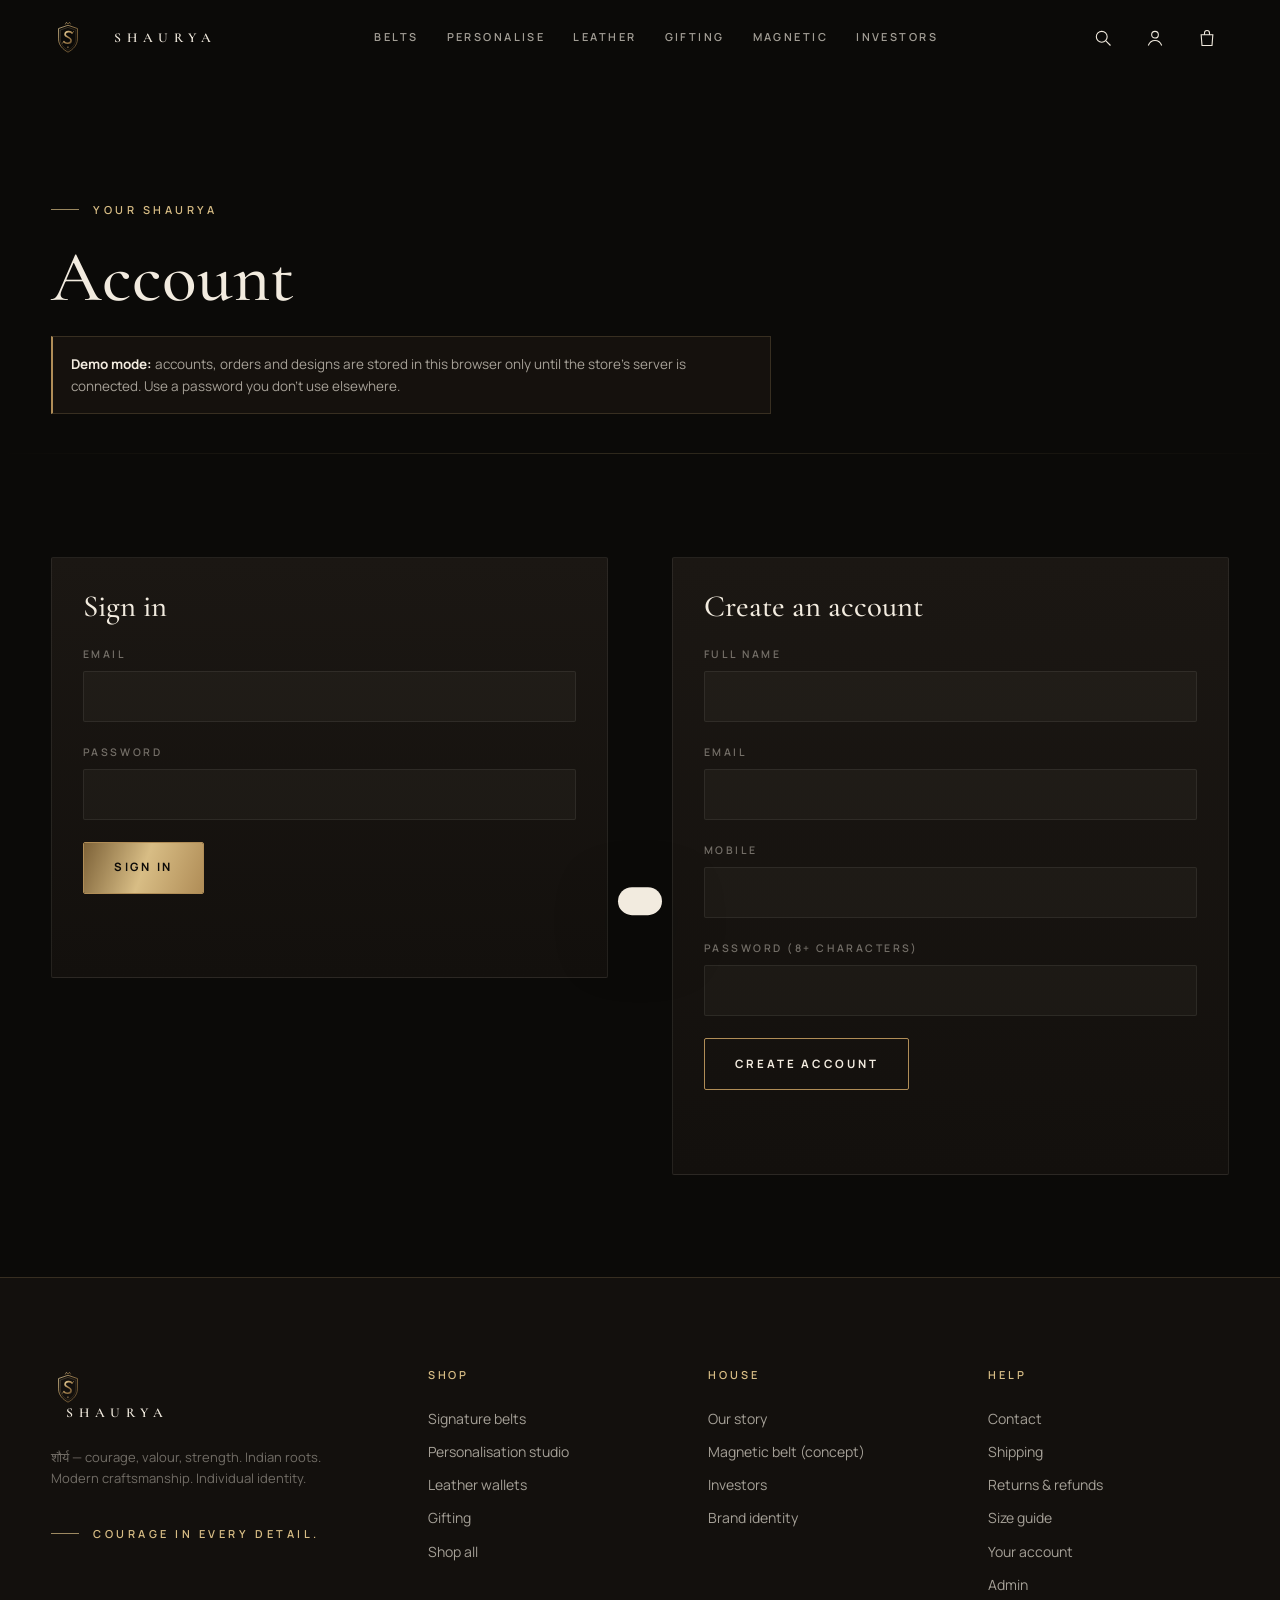
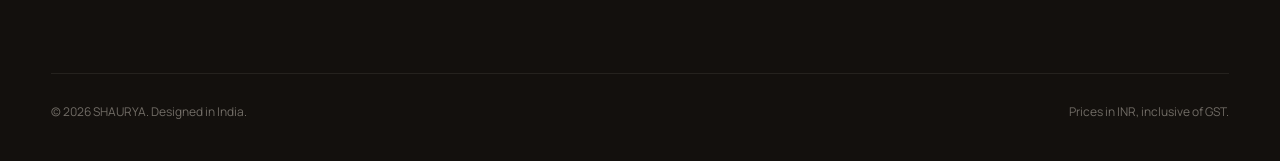
<file: account.html>
<!doctype html>
<html lang="en">
<head>
<meta charset="utf-8">
<meta name="viewport" content="width=device-width, initial-scale=1, viewport-fit=cover">
<title>Your Account — SHAURYA</title>
<meta name="robots" content="noindex">
<meta name="theme-color" content="#0b0a08">
<link rel="icon" href="assets/img/favicon.svg" type="image/svg+xml">
<link rel="preconnect" href="https://fonts.googleapis.com"><link rel="preconnect" href="https://fonts.gstatic.com" crossorigin>
<link href="https://fonts.googleapis.com/css2?family=Cinzel:wght@500;600&family=Cormorant+Garamond:ital,wght@0,400;0,500;0,600;1,400;1,500;1,600&family=Manrope:wght@400;500;600;700;800&family=Tiro+Devanagari+Hindi&display=swap" rel="stylesheet">
<link rel="stylesheet" href="assets/css/style.css">
<link rel="stylesheet" href="assets/css/pages.css">
</head>
<body data-page="account">
<main>
  <section class="page-hero" style="padding-bottom:40px">
    <div class="wrap stack"><span class="eyebrow">Your SHAURYA</span><h1 class="h1">Account</h1>
      <div class="notice" style="max-width:720px"><strong>Demo mode:</strong> accounts, orders and designs are stored in this browser only until the store's server is connected. Use a password you don't use elsewhere.</div></div>
  </section>
  <section class="section--tight"><div class="wrap" id="account"></div></section>
</main>
<script src="assets/js/config.js"></script>
<script src="assets/js/data.js"></script>
<script src="assets/js/core.js"></script>
<script src="assets/js/pages.js"></script>
</body>
</html>
</file>
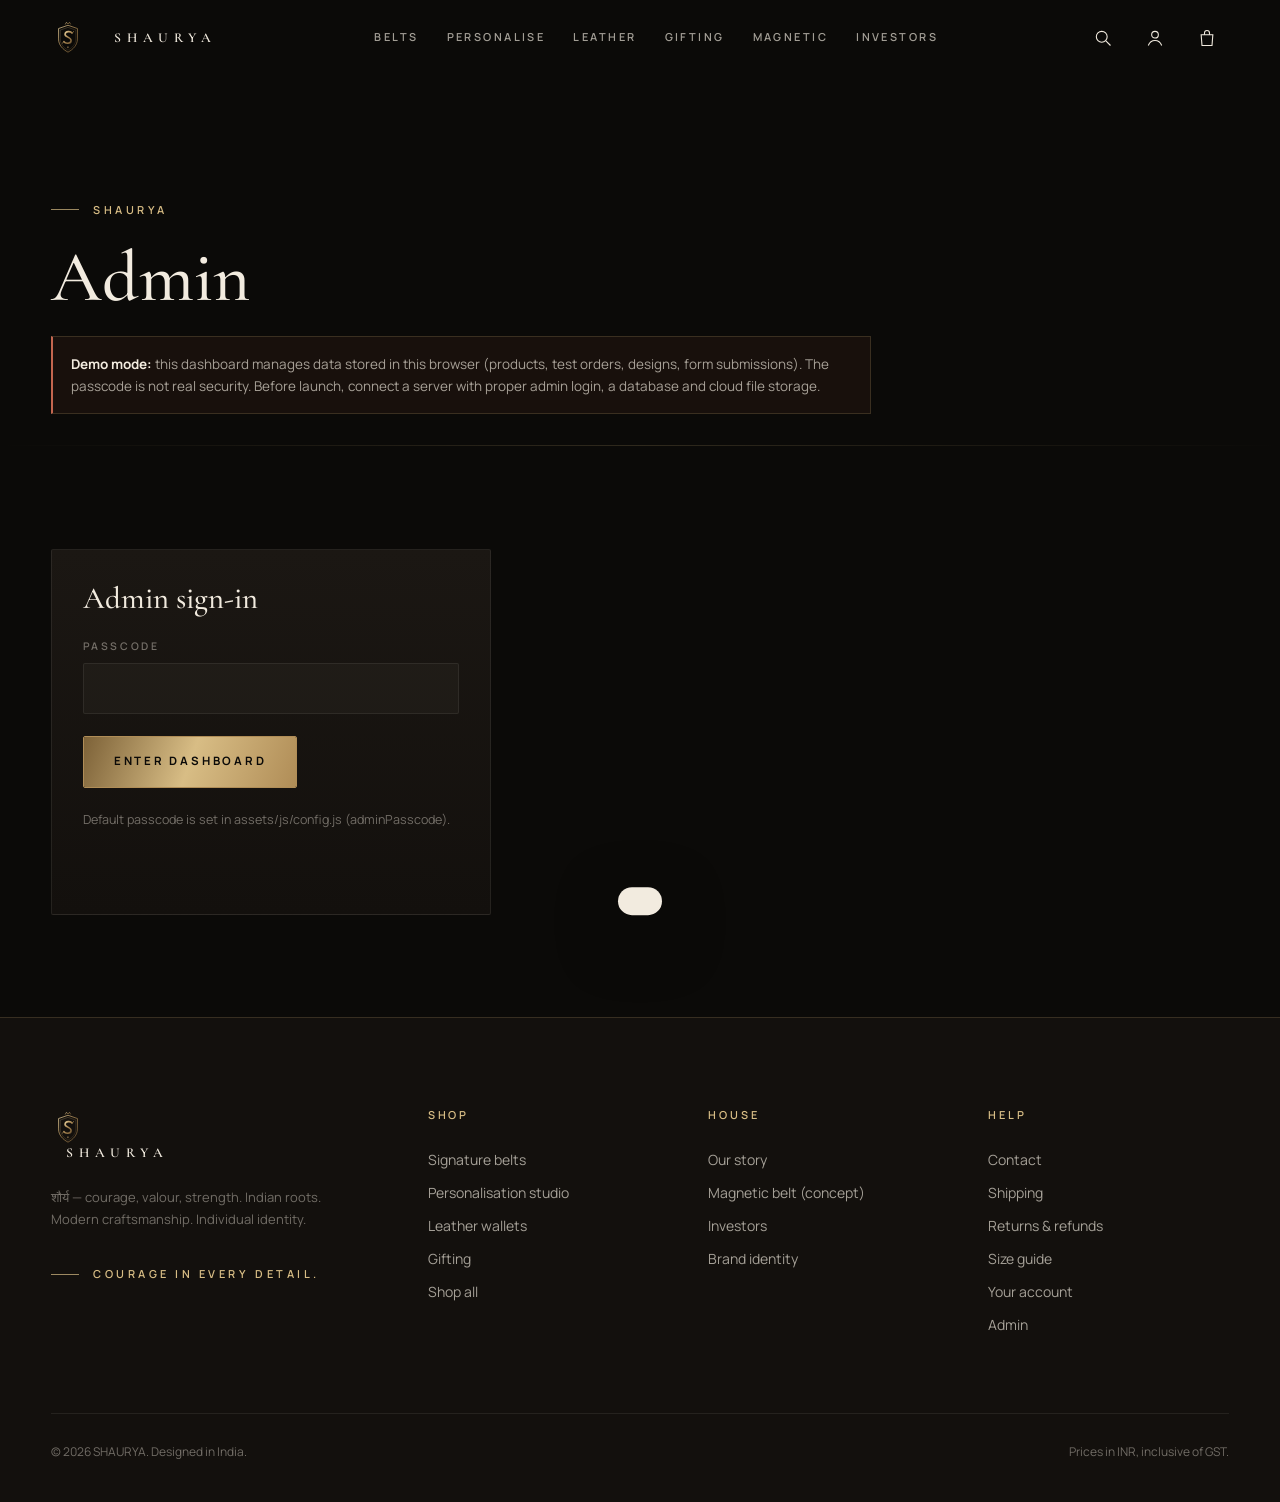
<file: admin.html>
<!doctype html>
<html lang="en">
<head>
<meta charset="utf-8">
<meta name="viewport" content="width=device-width, initial-scale=1, viewport-fit=cover">
<title>Admin — SHAURYA</title>
<meta name="robots" content="noindex, nofollow">
<meta name="theme-color" content="#0b0a08">
<link rel="icon" href="assets/img/favicon.svg" type="image/svg+xml">
<link rel="preconnect" href="https://fonts.googleapis.com"><link rel="preconnect" href="https://fonts.gstatic.com" crossorigin>
<link href="https://fonts.googleapis.com/css2?family=Cinzel:wght@500;600&family=Cormorant+Garamond:ital,wght@0,400;0,500;0,600;1,400;1,500;1,600&family=Manrope:wght@400;500;600;700;800&family=Tiro+Devanagari+Hindi&display=swap" rel="stylesheet">
<link rel="stylesheet" href="assets/css/style.css">
<link rel="stylesheet" href="assets/css/pages.css">
</head>
<body data-page="admin">
<main>
  <section class="page-hero" style="padding-bottom:32px">
    <div class="wrap stack"><span class="eyebrow">SHAURYA</span><h1 class="h1">Admin</h1>
      <div class="notice notice--warn" style="max-width:820px"><strong>Demo mode:</strong> this dashboard manages data stored in this browser (products, test orders, designs, form submissions). The passcode is not real security. Before launch, connect a server with proper admin login, a database and cloud file storage.</div></div>
  </section>
  <section class="section--tight"><div class="wrap" id="admin"></div></section>
</main>
<script src="assets/js/config.js"></script>
<script src="assets/js/data.js"></script>
<script src="assets/js/core.js"></script>
<script src="assets/js/admin.js"></script>
</body>
</html>
</file>
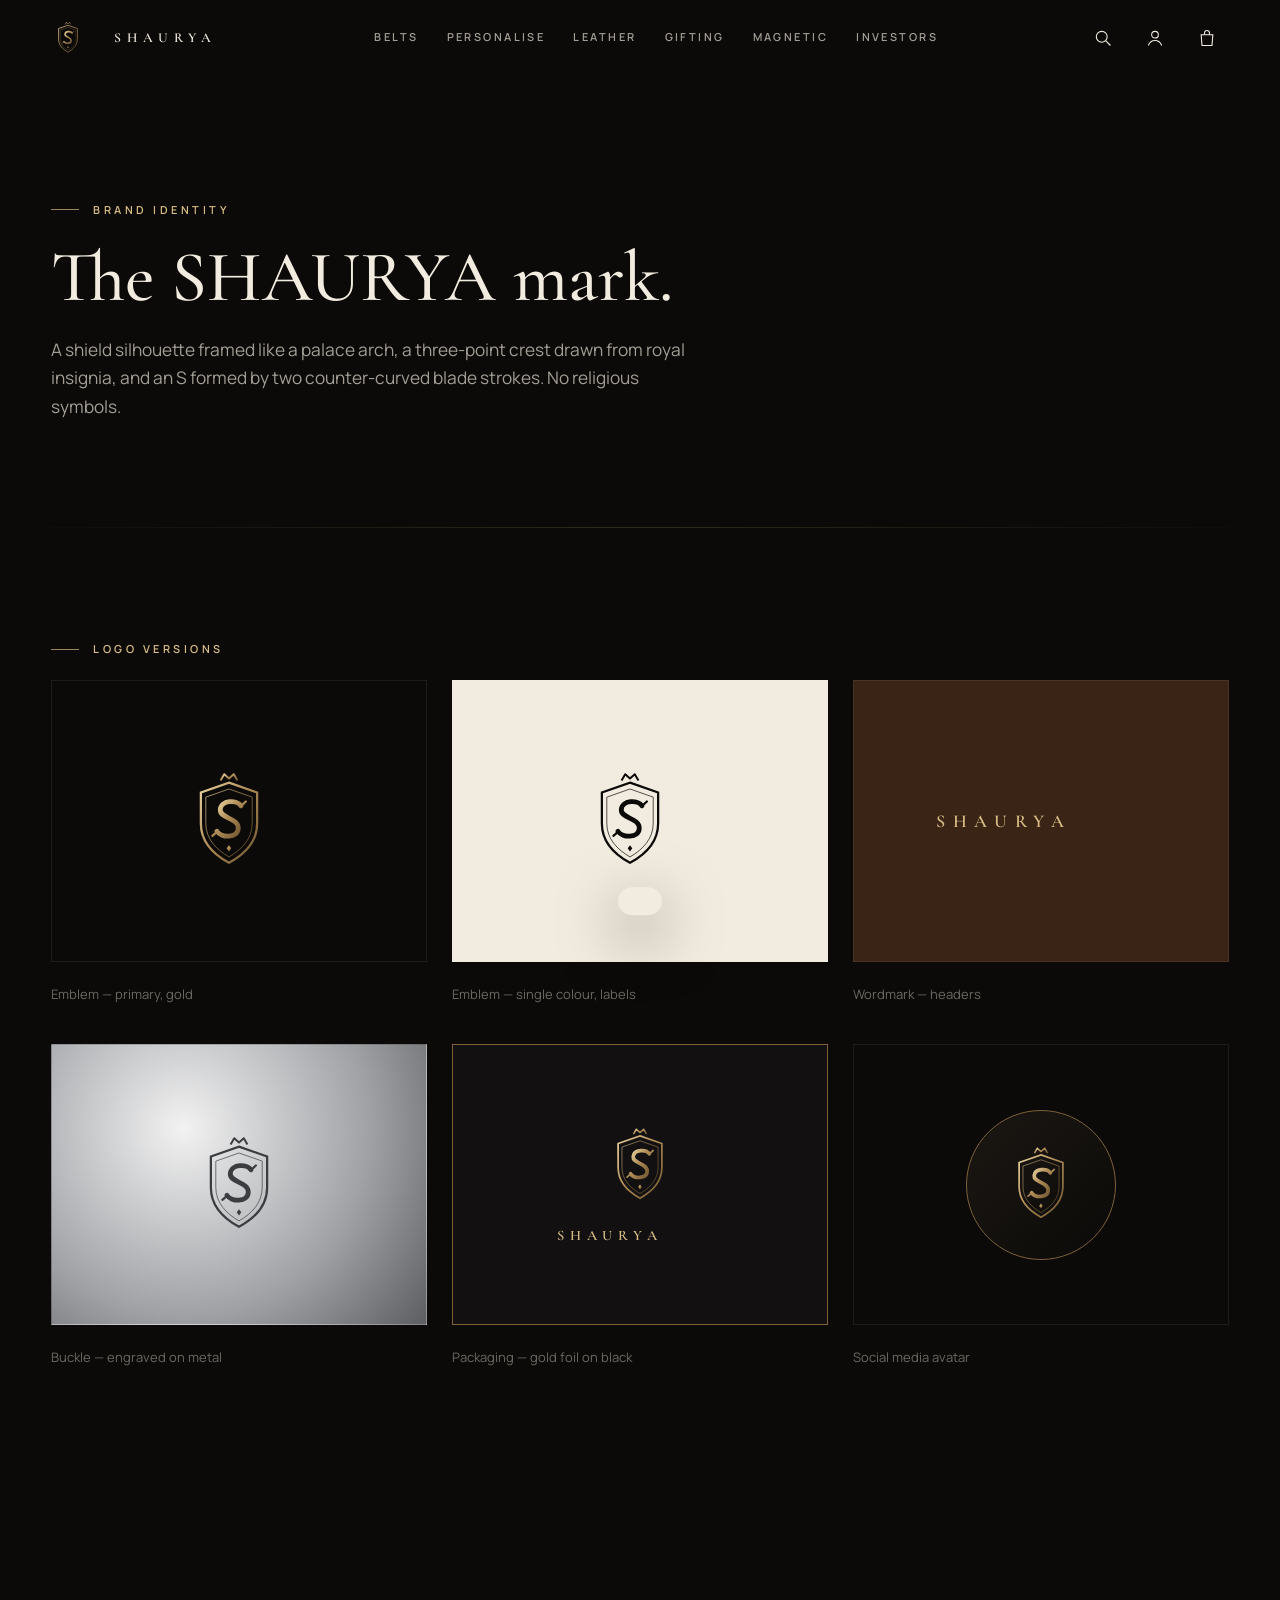
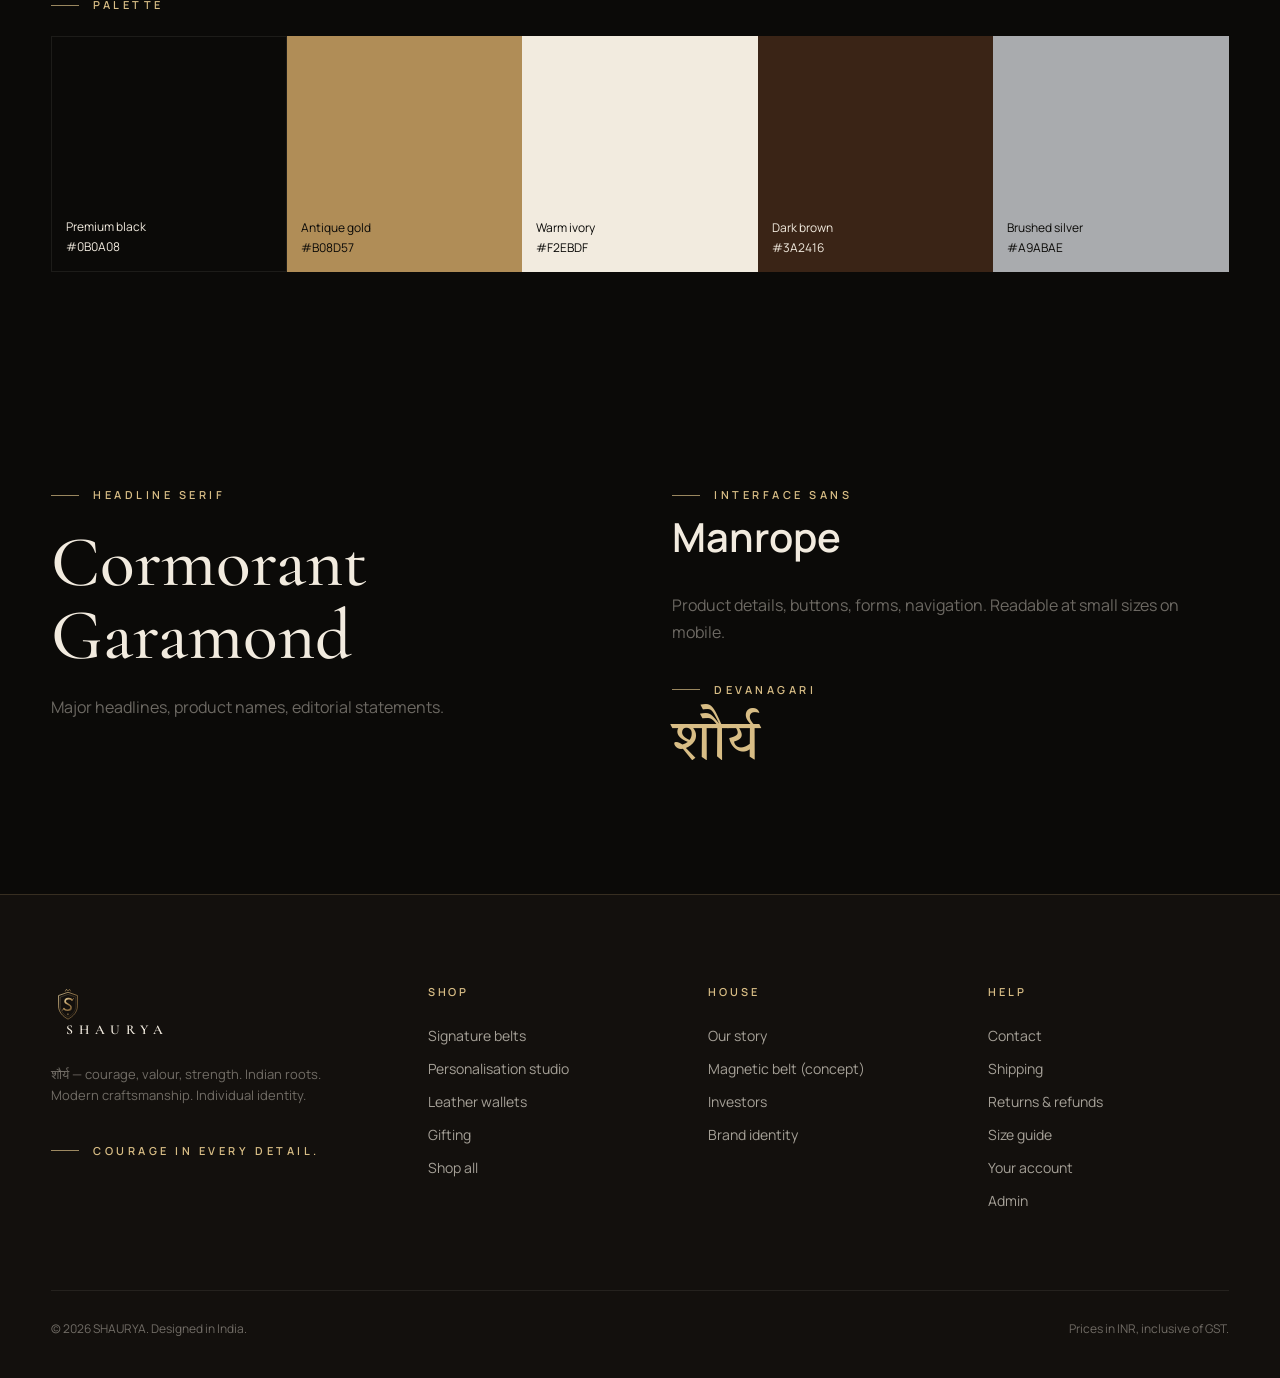
<file: brand.html>
<!doctype html>
<html lang="en">
<head>
<meta charset="utf-8">
<meta name="viewport" content="width=device-width, initial-scale=1, viewport-fit=cover">
<title>Brand Identity — SHAURYA</title>
<meta name="description" content="The SHAURYA brand identity: emblem, wordmark, palette, typography and applications.">
<meta name="theme-color" content="#0b0a08">
<link rel="icon" href="assets/img/favicon.svg" type="image/svg+xml">
<link rel="preconnect" href="https://fonts.googleapis.com"><link rel="preconnect" href="https://fonts.gstatic.com" crossorigin>
<link href="https://fonts.googleapis.com/css2?family=Cinzel:wght@500;600&family=Cormorant+Garamond:ital,wght@0,400;0,500;0,600;1,400;1,500;1,600&family=Manrope:wght@400;500;600;700;800&family=Tiro+Devanagari+Hindi&display=swap" rel="stylesheet">
<link rel="stylesheet" href="assets/css/style.css">
<link rel="stylesheet" href="assets/css/pages.css">
</head>
<body data-page="brand">
<main>
  <section class="page-hero">
    <div class="wrap stack"><span class="eyebrow">Brand identity</span><h1 class="h1">The SHAURYA mark.</h1>
      <p class="lede">A shield silhouette framed like a palace arch, a three-point crest drawn from royal insignia, and an S formed by two counter-curved blade strokes. No religious symbols.</p></div>
  </section>

  <section class="section--tight"><div class="wrap stack">
    <span class="eyebrow">Logo versions</span>
    <div class="grid-3">
      <div class="stack"><div class="logo-tile" style="background:var(--black)"><div data-emblem style="width:110px"></div></div><p class="small muted">Emblem — primary, gold</p></div>
      <div class="stack"><div class="logo-tile" style="background:var(--ivory)"><div data-emblem="mono" data-color="#0b0a08" style="width:110px"></div></div><p class="small muted">Emblem — single colour, labels</p></div>
      <div class="stack"><div class="logo-tile" style="background:var(--brown)"><div data-wordmark data-color="#d8bd85" style="width:80%"></div></div><p class="small muted">Wordmark — headers</p></div>
      <div class="stack"><div class="logo-tile" style="background:radial-gradient(circle at 35% 30%,#f2f2f2,#9fa1a5 60%,#5c5e62)"><div data-emblem="mono" data-color="#3b3d40" style="width:90px"></div></div><p class="small muted">Buckle — engraved on metal</p></div>
      <div class="stack"><div class="logo-tile" style="background:#121010;border-color:var(--gold-lo)"><div class="stack center"><div data-emblem style="width:70px;margin:0 auto"></div><div data-wordmark data-color="#d8bd85" style="width:200px"></div></div></div><p class="small muted">Packaging — gold foil on black</p></div>
      <div class="stack"><div class="logo-tile" style="background:var(--black)"><div style="width:150px;height:150px;border-radius:50%;background:linear-gradient(135deg,#1b1713,#0b0a08);display:grid;place-items:center;border:1px solid var(--gold-lo)"><div data-emblem style="width:70px"></div></div></div><p class="small muted">Social media avatar</p></div>
    </div>
  </div></section>

  <section class="section--tight"><div class="wrap stack">
    <span class="eyebrow">Palette</span>
    <div class="palette">
      <div style="background:#0b0a08;border:1px solid var(--line-soft)">Premium black<br>#0B0A08</div>
      <div style="background:#b08d57;color:#0b0a08">Antique gold<br>#B08D57</div>
      <div style="background:#f2ebdf;color:#0b0a08">Warm ivory<br>#F2EBDF</div>
      <div style="background:#3a2416">Dark brown<br>#3A2416</div>
      <div style="background:#a9abae;color:#0b0a08">Brushed silver<br>#A9ABAE</div>
    </div>
  </div></section>

  <section class="section--tight"><div class="wrap grid-2" style="align-items:start">
    <div class="stack"><span class="eyebrow">Headline serif</span><p class="h1">Cormorant Garamond</p><p class="muted">Major headlines, product names, editorial statements.</p></div>
    <div class="stack"><span class="eyebrow">Interface sans</span><p style="font-size:40px;font-weight:600;margin:0">Manrope</p><p class="muted">Product details, buttons, forms, navigation. Readable at small sizes on mobile.</p>
      <span class="eyebrow" style="margin-top:20px">Devanagari</span><p class="deva gold" style="font-size:56px;margin:0">शौर्य</p></div>
  </div></section>
</main>
<script src="assets/js/config.js"></script>
<script src="assets/js/data.js"></script>
<script src="assets/js/core.js"></script>
<script src="assets/js/pages.js"></script>
</body>
</html>
</file>
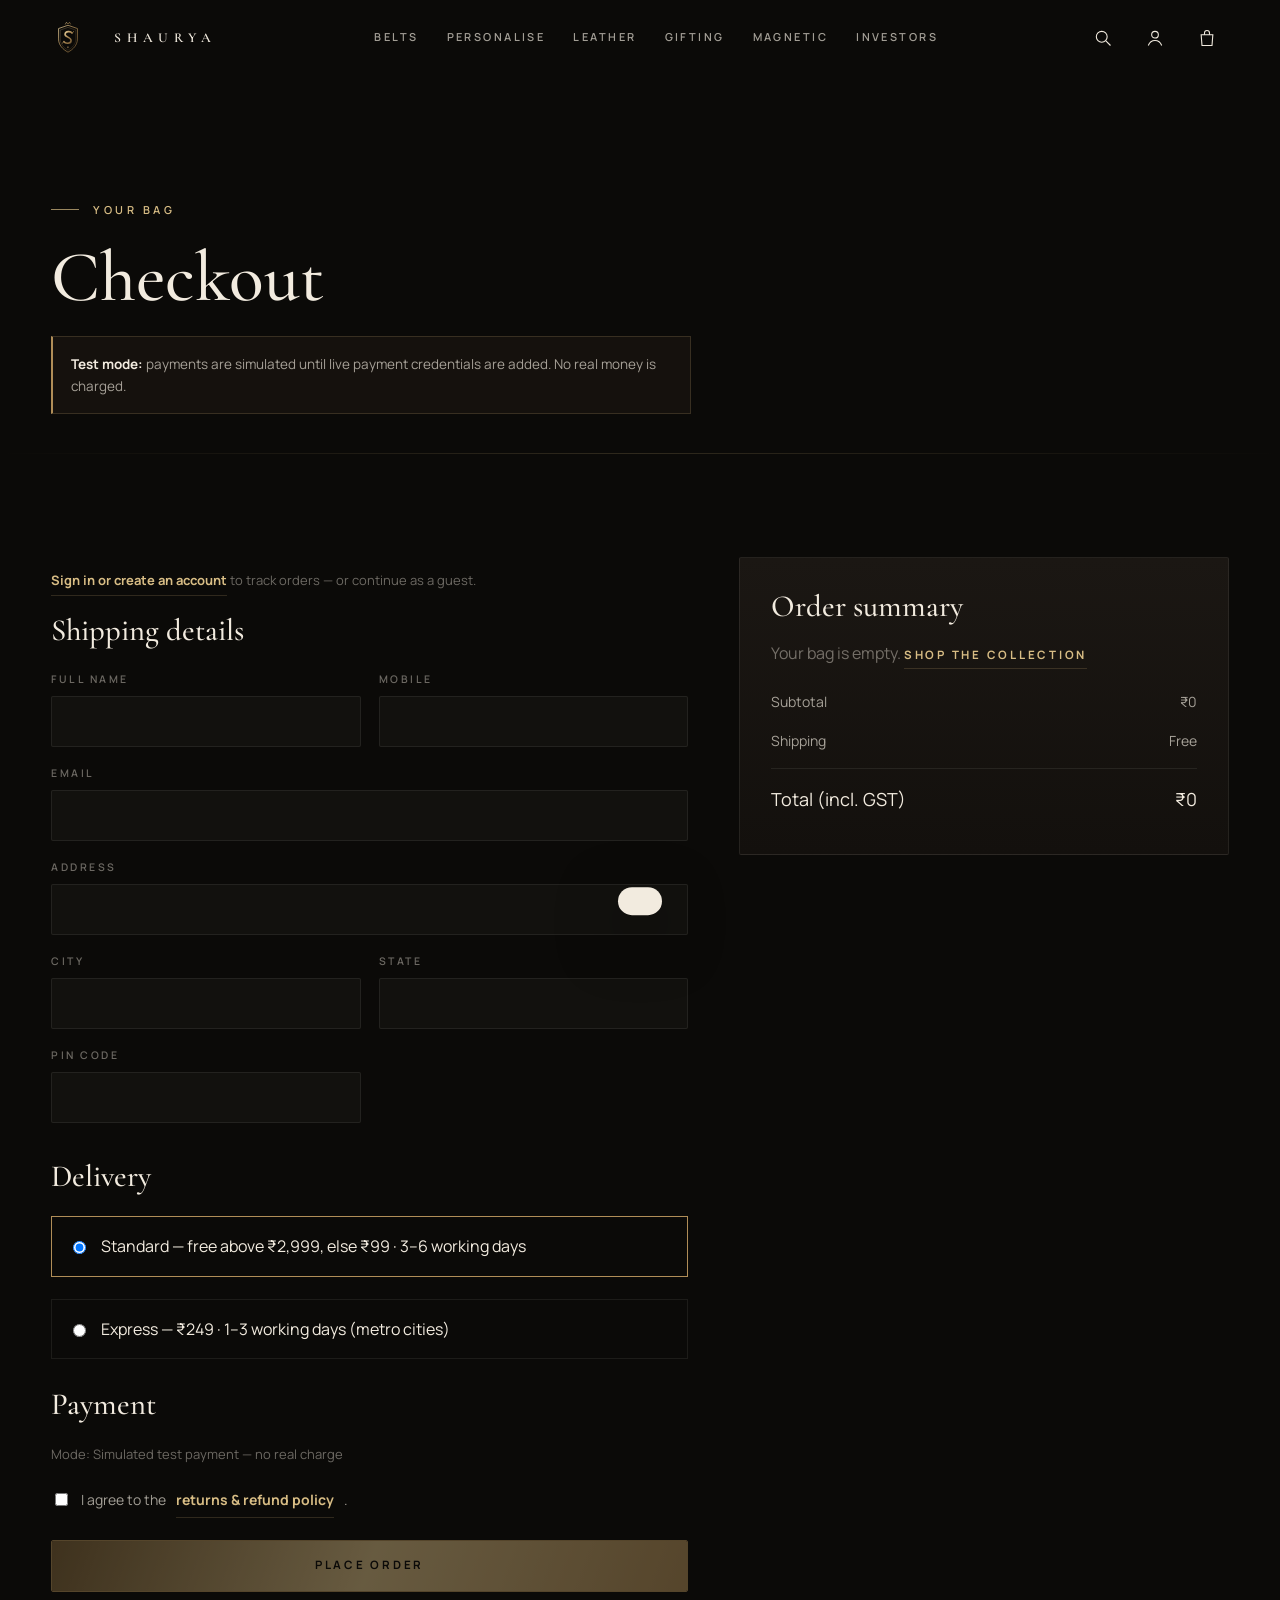
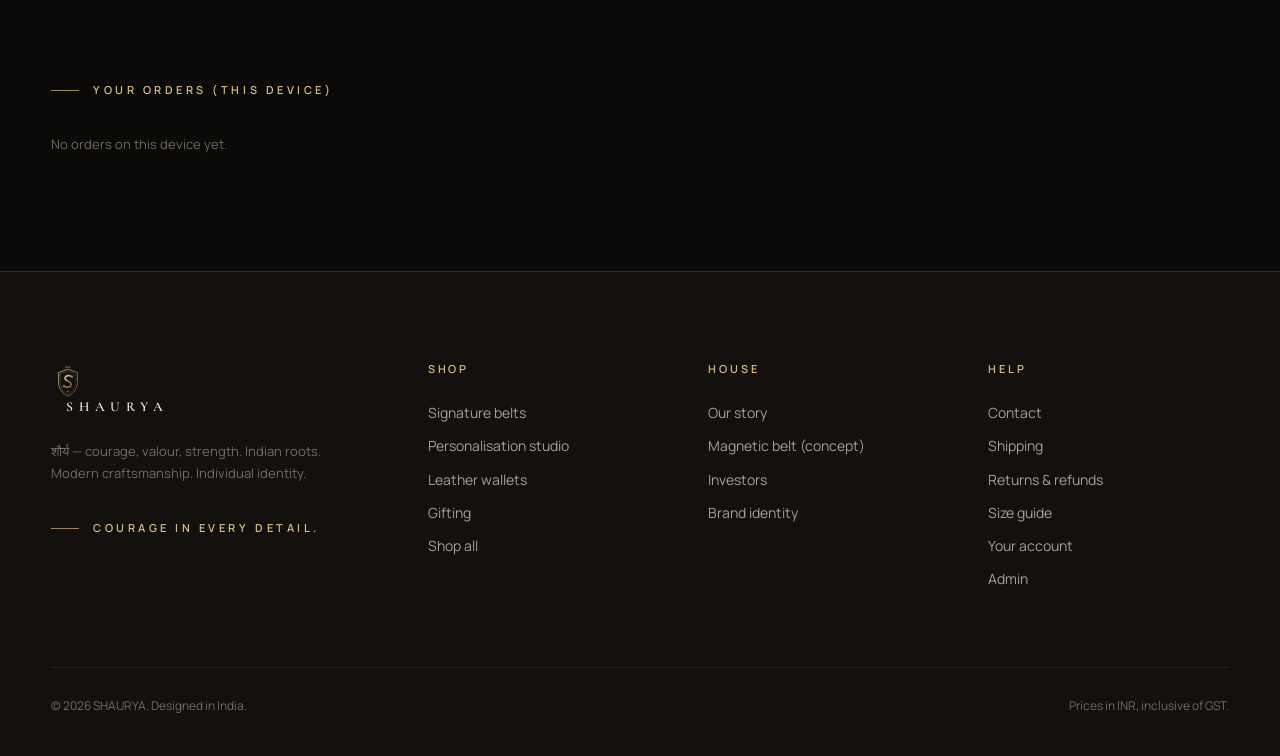
<file: cart.html>
<!doctype html>
<html lang="en">
<head>
<meta charset="utf-8">
<meta name="viewport" content="width=device-width, initial-scale=1, viewport-fit=cover">
<title>Bag &amp; Checkout — SHAURYA</title>
<meta name="robots" content="noindex">
<meta name="theme-color" content="#0b0a08">
<link rel="icon" href="assets/img/favicon.svg" type="image/svg+xml">
<link rel="preconnect" href="https://fonts.googleapis.com"><link rel="preconnect" href="https://fonts.gstatic.com" crossorigin>
<link href="https://fonts.googleapis.com/css2?family=Cinzel:wght@500;600&family=Cormorant+Garamond:ital,wght@0,400;0,500;0,600;1,400;1,500;1,600&family=Manrope:wght@400;500;600;700;800&family=Tiro+Devanagari+Hindi&display=swap" rel="stylesheet">
<link rel="stylesheet" href="assets/css/style.css">
<link rel="stylesheet" href="assets/css/pages.css">
</head>
<body data-page="cart">
<main>
  <section class="page-hero" style="padding-bottom:40px">
    <div class="wrap stack"><span class="eyebrow">Your bag</span><h1 class="h1">Checkout</h1>
      <div class="notice" style="max-width:640px"><strong>Test mode:</strong> payments are simulated until live payment credentials are added. No real money is charged.</div></div>
  </section>

  <section class="section--tight">
    <div class="wrap">
      <div id="confirm" hidden></div>
      <div class="checkout" id="checkout">
        <form id="checkout-form" class="stack">
          <p class="muted small" id="account-note"></p>
          <h2 class="h3">Shipping details</h2>
          <div class="form-grid">
            <div class="field"><label for="c-name">Full name</label><input class="input" id="c-name" name="name" required autocomplete="name"></div>
            <div class="field"><label for="c-phone">Mobile</label><input class="input" id="c-phone" name="phone" type="tel" required pattern="[0-9+ ]{10,14}" autocomplete="tel"></div>
            <div class="field full"><label for="c-email">Email</label><input class="input" id="c-email" name="email" type="email" required autocomplete="email"></div>
            <div class="field full"><label for="c-addr">Address</label><input class="input" id="c-addr" name="address" required autocomplete="street-address"></div>
            <div class="field"><label for="c-city">City</label><input class="input" id="c-city" name="city" required></div>
            <div class="field"><label for="c-state">State</label><input class="input" id="c-state" name="state" required></div>
            <div class="field"><label for="pin">PIN code</label><input class="input" id="pin" name="pincode" required pattern="[1-9][0-9]{5}" inputmode="numeric" maxlength="6"><span class="form-note" id="pin-note"></span></div>
          </div>
          <h2 class="h3" style="margin-top:28px">Delivery</h2>
          <label class="pay-opt"><input type="radio" name="shipping" value="standard" checked> <span>Standard — free above ₹2,999, else ₹99 · 3–6 working days</span></label>
          <label class="pay-opt"><input type="radio" name="shipping" value="express"> <span>Express — ₹249 · 1–3 working days (metro cities)</span></label>
          <h2 class="h3" style="margin-top:28px">Payment</h2>
          <p class="muted small">Mode: <span id="pay-mode"></span></p>
          <div class="card card-pad stack" id="test-pay" hidden>
            <span class="tag">Test payment</span>
            <p class="muted small">Simulated gateway. Use any test card, e.g. 4111 1111 1111 1111, any future expiry, any CVV.</p>
            <div class="form-grid"><div class="field full"><label for="tc">Card number</label><input class="input" id="tc" value="4111 1111 1111 1111"></div>
            <div class="field"><label for="te">Expiry</label><input class="input" id="te" value="12/30"></div><div class="field"><label for="tv">CVV</label><input class="input" id="tv" value="123"></div></div>
            <button class="btn btn--solid" type="button" id="test-pay-go">Complete test payment</button>
          </div>
          <label class="check"><input type="checkbox" required> I agree to the <a class="link" href="support.html#returns" style="font-size:inherit;letter-spacing:0;text-transform:none">returns &amp; refund policy</a>.</label>
          <button class="btn btn--solid btn--block" type="submit" id="pay-btn">Place order</button>
        </form>

        <aside class="summary card card-pad">
          <h2 class="h3">Order summary</h2>
          <div id="lines"></div>
          <div class="sum-row"><span>Subtotal</span><span id="s-sub"></span></div>
          <div class="sum-row"><span>Shipping</span><span id="s-ship"></span></div>
          <div class="sum-row total"><span>Total (incl. GST)</span><span id="s-total"></span></div>
        </aside>
      </div>

      <div id="orders-wrap" style="margin-top:80px" class="stack">
        <span class="eyebrow" id="orders-h">Your orders (this device)</span>
        <div class="saved" id="orders"></div>
      </div>
    </div>
  </section>
</main>
<script src="assets/js/config.js"></script>
<script src="assets/js/data.js"></script>
<script src="assets/js/core.js"></script>
<script src="assets/js/pages.js"></script>
</body>
</html>
</file>
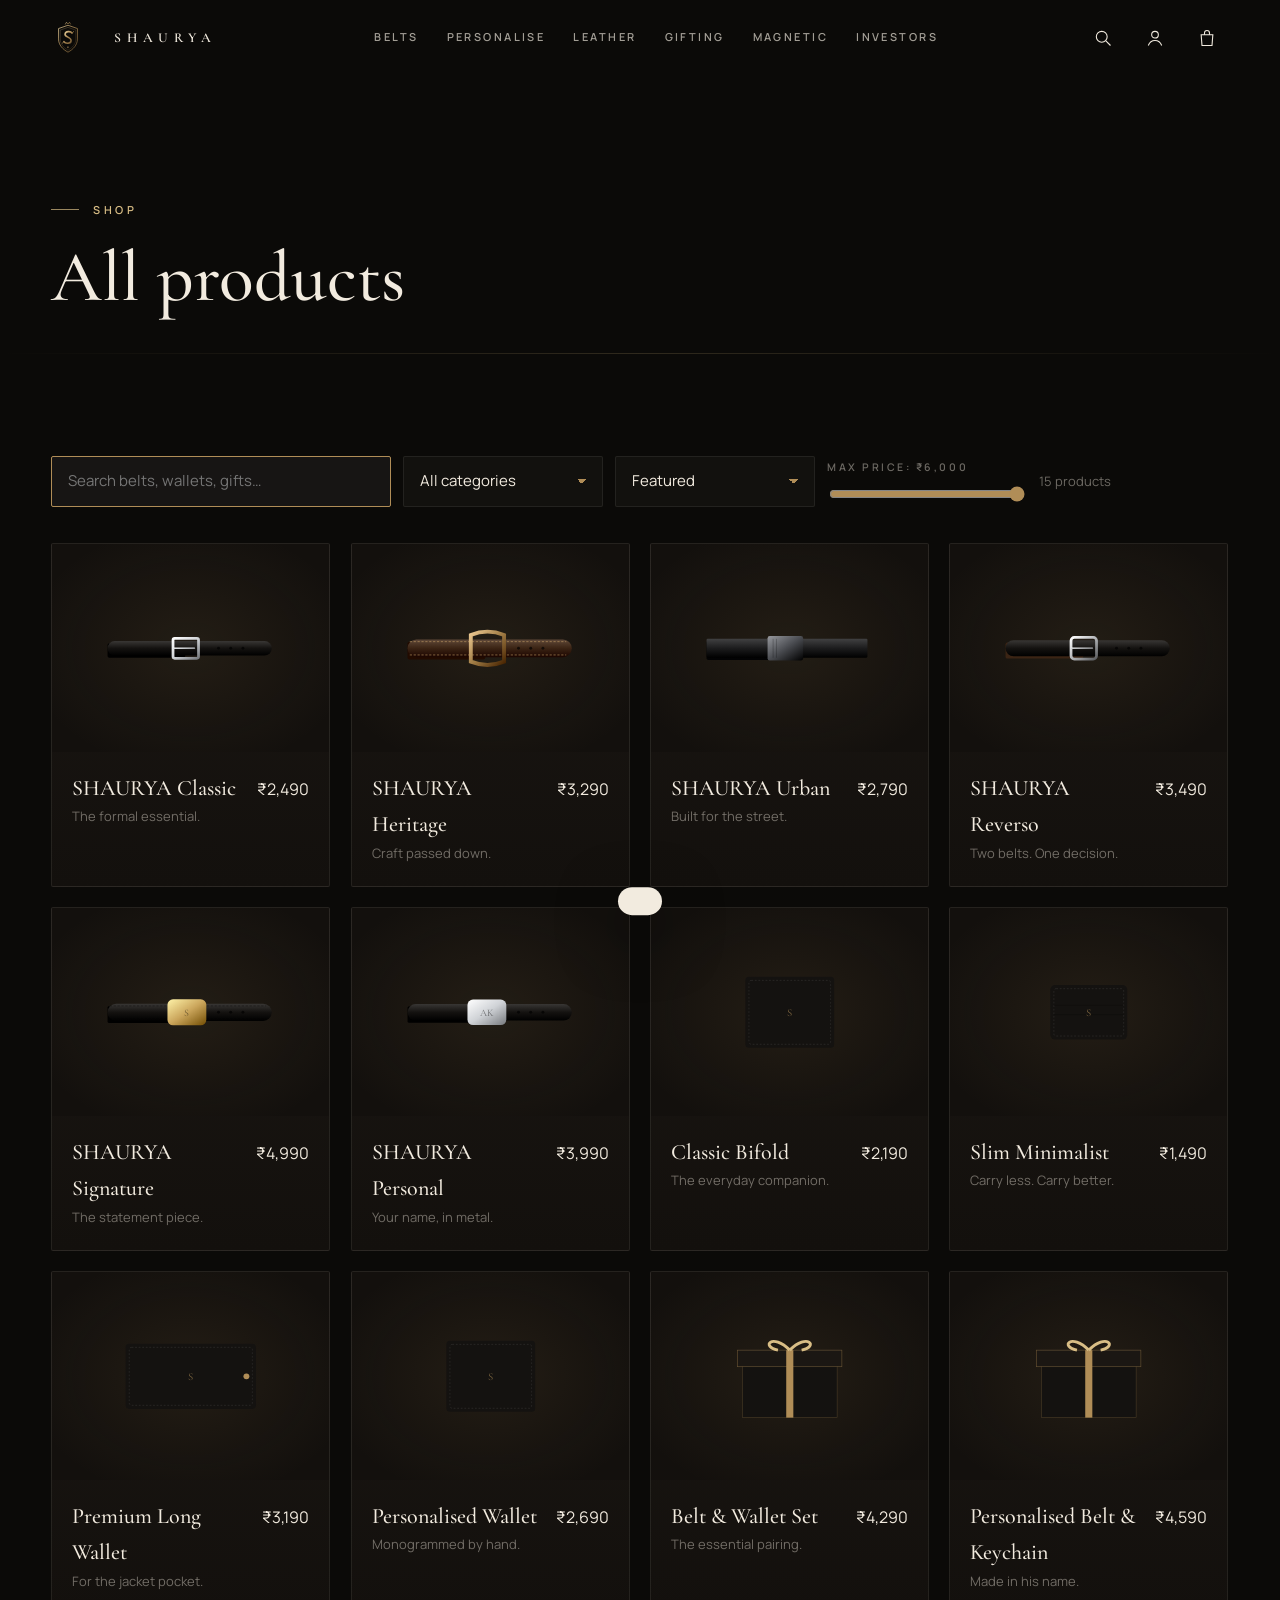
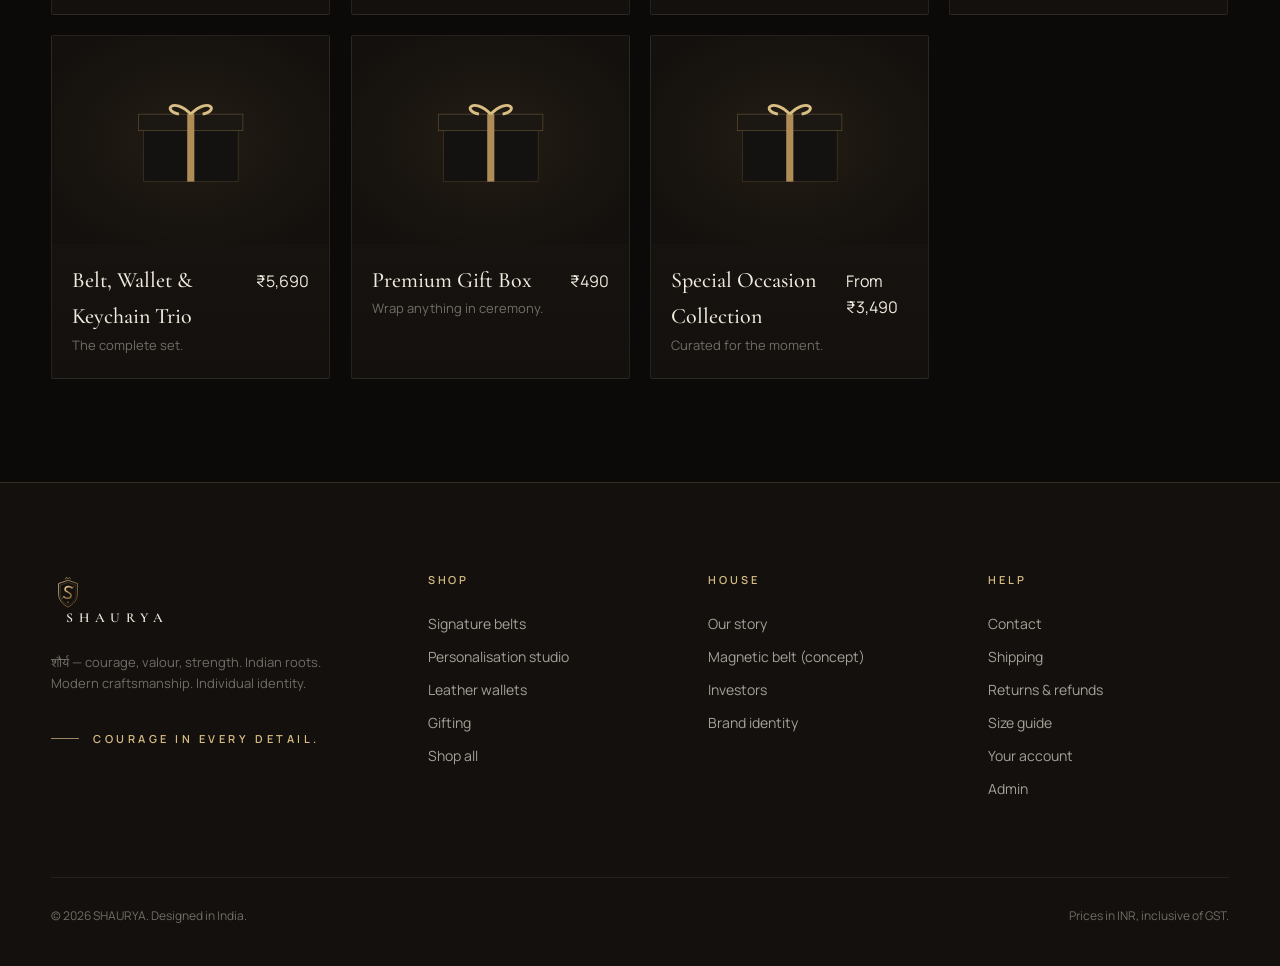
<file: shop.html>
<!doctype html>
<html lang="en">
<head>
<meta charset="utf-8">
<meta name="viewport" content="width=device-width, initial-scale=1, viewport-fit=cover">
<title>Shop All — SHAURYA</title>
<meta name="description" content="Shop all SHAURYA belts, wallets and gifts.">
<meta name="theme-color" content="#0b0a08">
<link rel="icon" href="assets/img/favicon.svg" type="image/svg+xml">
<link rel="preconnect" href="https://fonts.googleapis.com"><link rel="preconnect" href="https://fonts.gstatic.com" crossorigin>
<link href="https://fonts.googleapis.com/css2?family=Cinzel:wght@500;600&family=Cormorant+Garamond:ital,wght@0,400;0,500;0,600;1,400;1,500;1,600&family=Manrope:wght@400;500;600;700;800&family=Tiro+Devanagari+Hindi&display=swap" rel="stylesheet">
<link rel="stylesheet" href="assets/css/style.css">
<link rel="stylesheet" href="assets/css/pages.css">
</head>
<body data-page="shop">
<main>
  <section class="page-hero" style="padding-bottom:40px">
    <div class="wrap stack"><span class="eyebrow">Shop</span><h1 class="h1">All products</h1></div>
  </section>
  <section class="section--tight">
    <div class="wrap">
      <div class="shop-tools">
        <label class="sr-only" for="q">Search</label><input class="input" id="q" type="search" placeholder="Search belts, wallets, gifts…">
        <label class="sr-only" for="cat">Category</label><select class="select" id="cat" style="max-width:200px"><option value="all">All categories</option><option value="belts">Belts</option><option value="wallets">Wallets</option><option value="gifts">Gifts</option></select>
        <label class="sr-only" for="sort">Sort</label><select class="select" id="sort" style="max-width:200px"><option value="featured">Featured</option><option value="low">Price: low to high</option><option value="high">Price: high to low</option></select>
        <div class="field" style="min-width:200px"><label for="max">Max price: <span id="max-v"></span></label><input id="max" type="range" min="500" max="6000" step="100" value="6000" style="accent-color:var(--gold)"></div>
        <span class="muted small" id="count"></span>
      </div>
      <div class="shop-grid" id="grid"></div>
    </div>
  </section>
</main>
<script src="assets/js/config.js"></script>
<script src="assets/js/data.js"></script>
<script src="assets/js/core.js"></script>
<script src="assets/js/pages.js"></script>
</body>
</html>
</file>
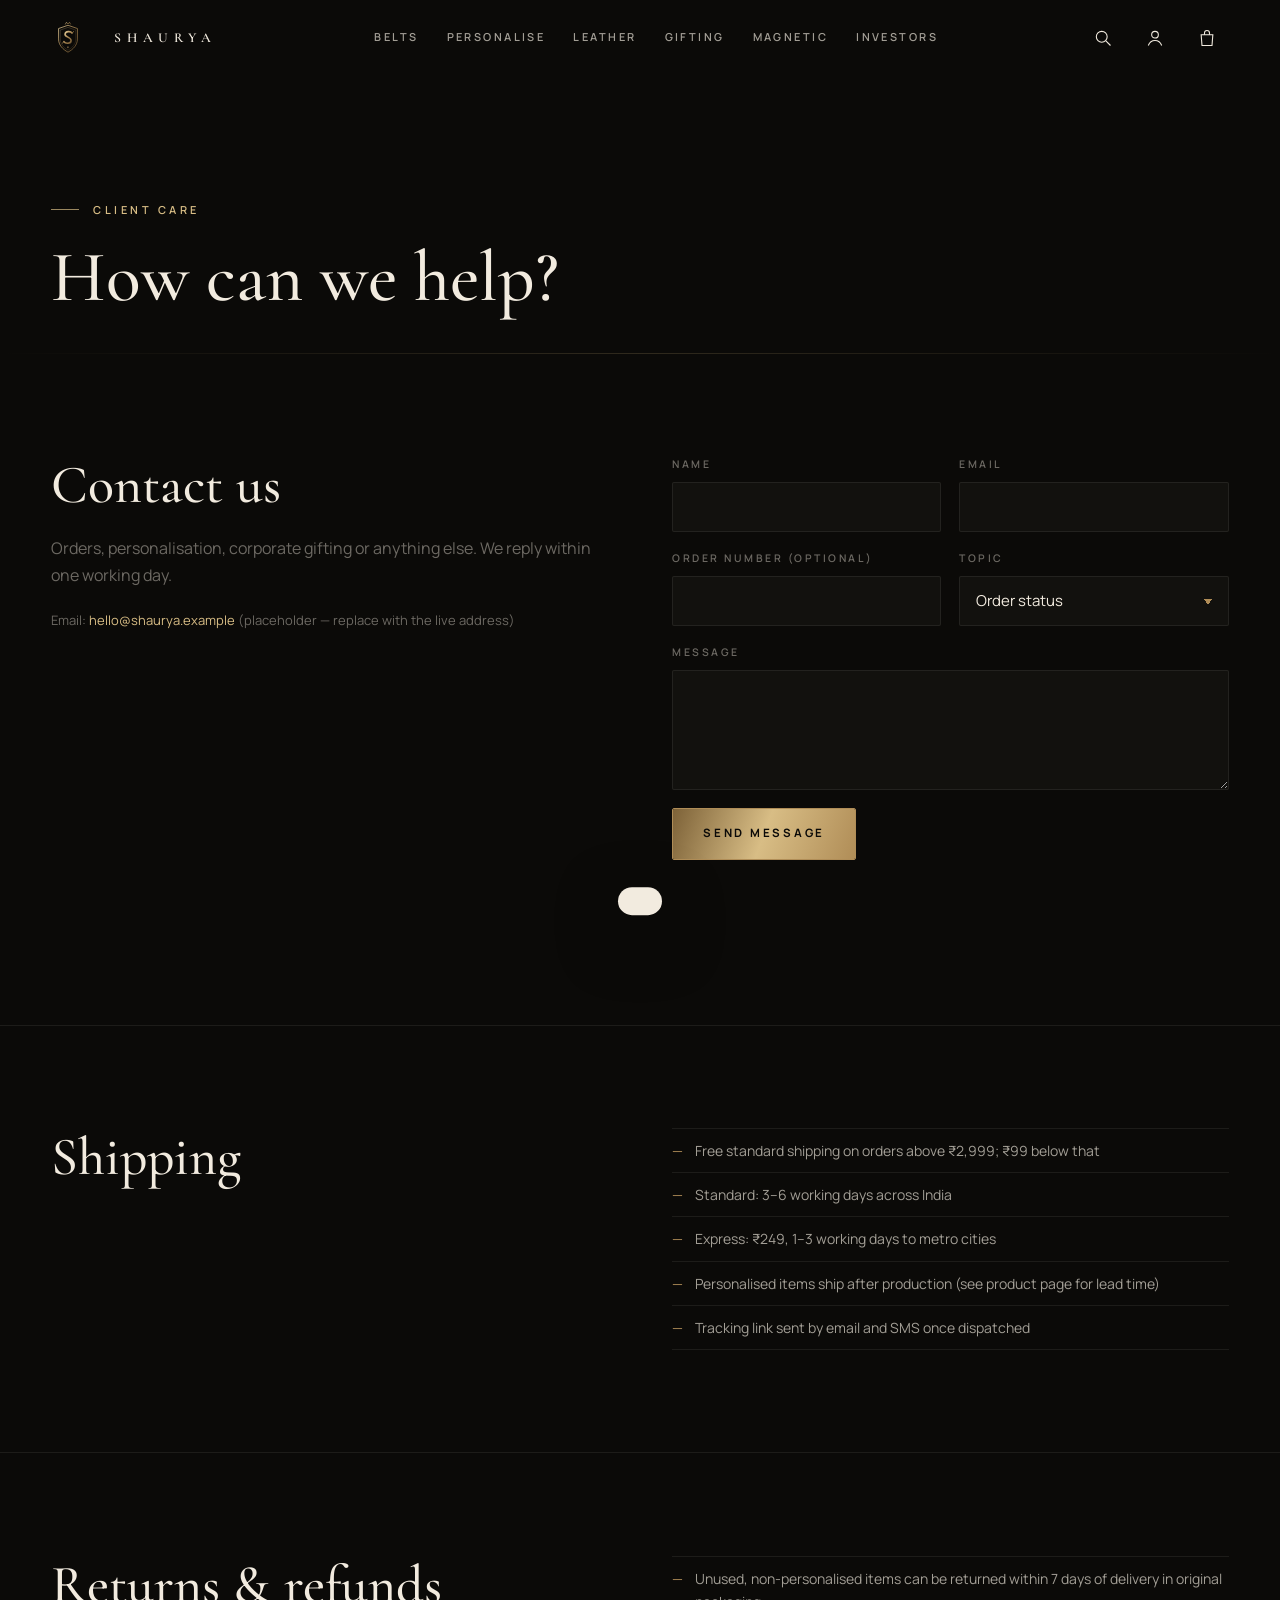
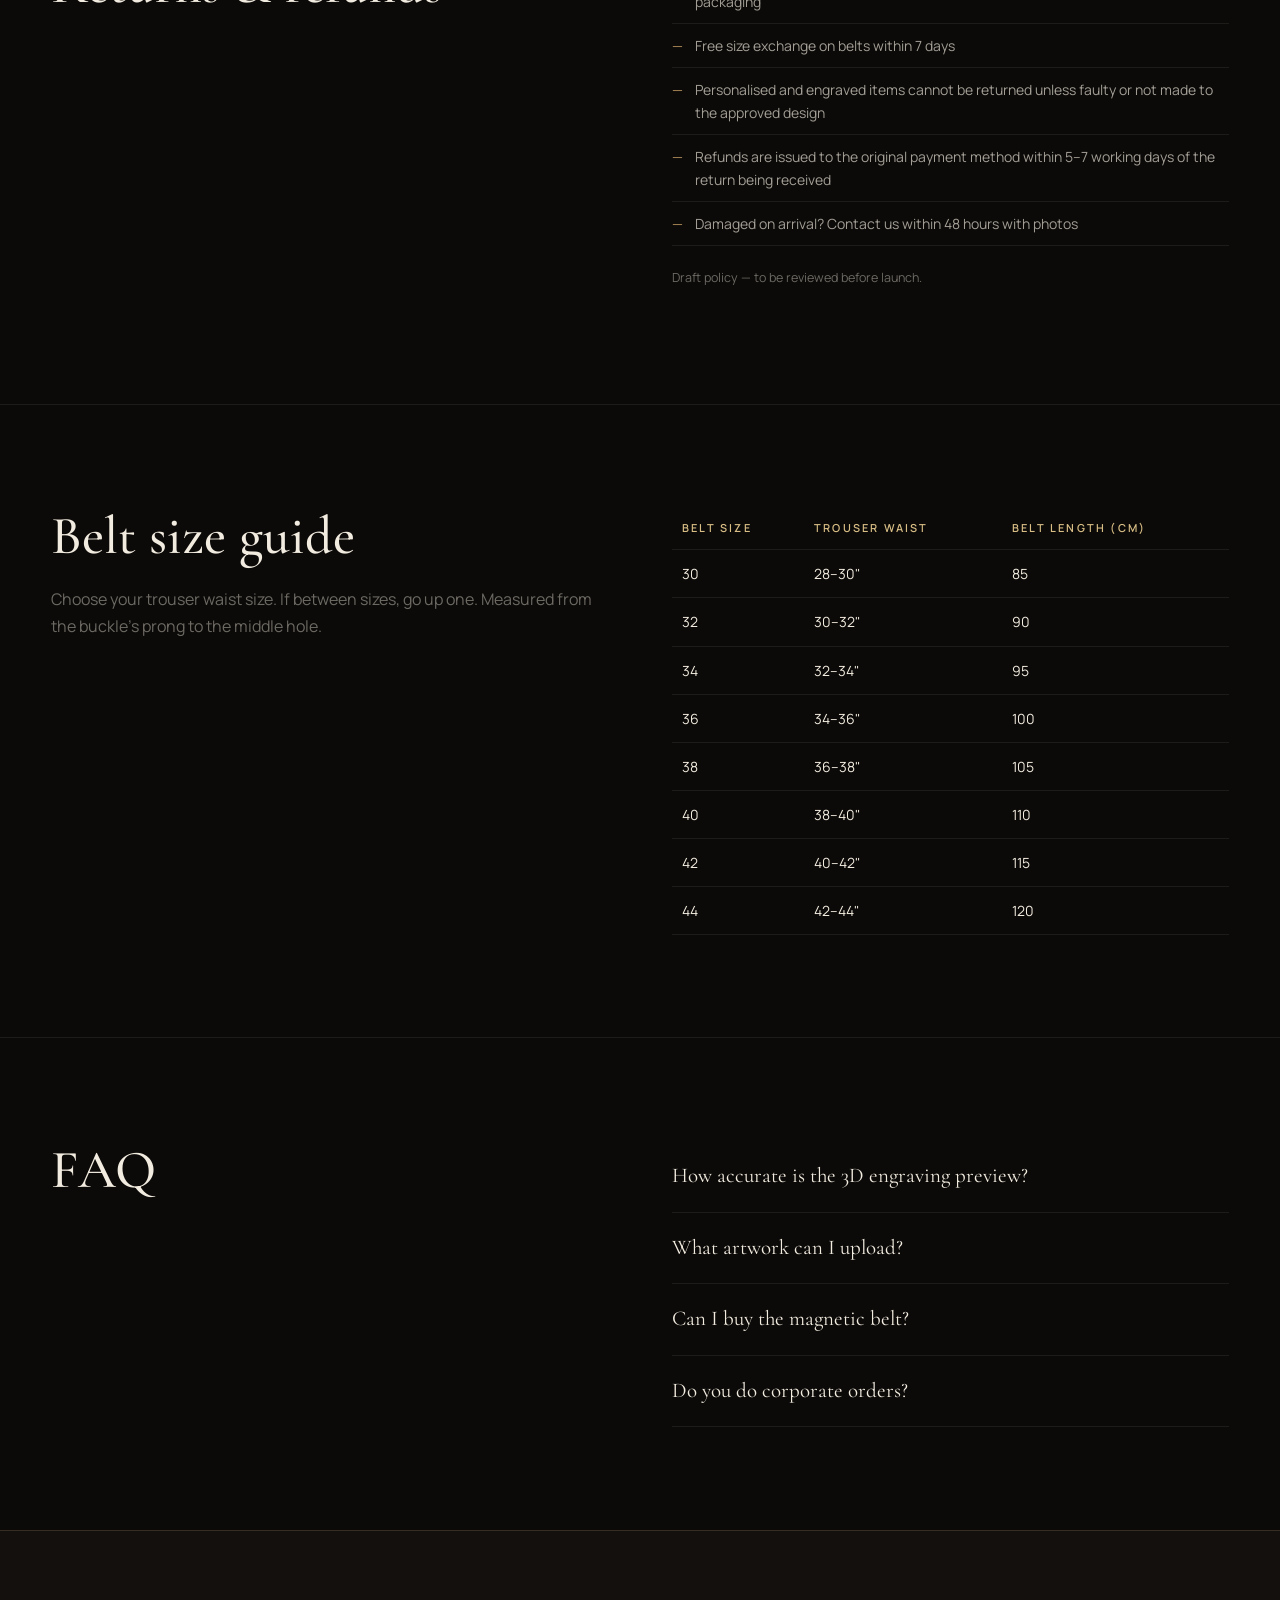
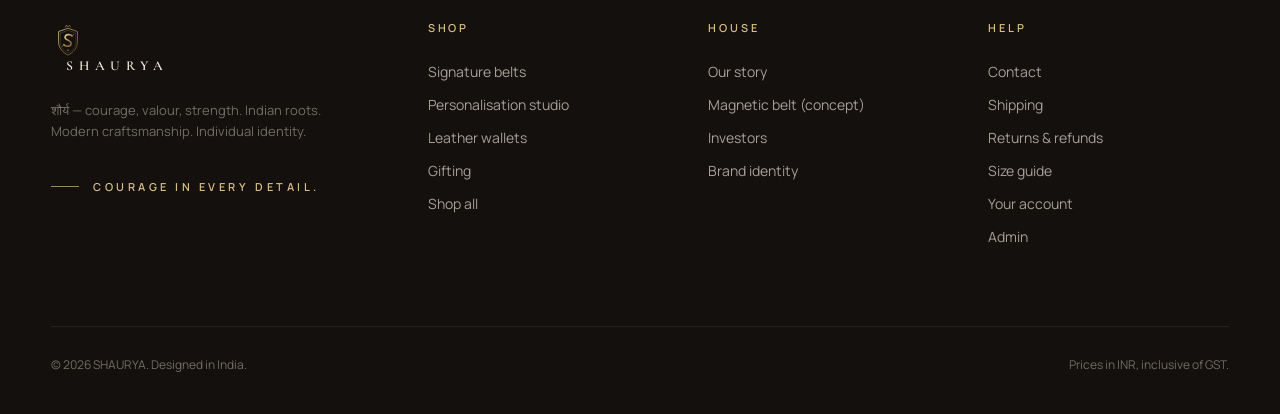
<file: support.html>
<!doctype html>
<html lang="en">
<head>
<meta charset="utf-8">
<meta name="viewport" content="width=device-width, initial-scale=1, viewport-fit=cover">
<title>Support — SHAURYA</title>
<meta name="description" content="SHAURYA customer support: contact, shipping, returns and refunds, size guide and FAQs.">
<meta name="theme-color" content="#0b0a08">
<link rel="icon" href="assets/img/favicon.svg" type="image/svg+xml">
<link rel="preconnect" href="https://fonts.googleapis.com"><link rel="preconnect" href="https://fonts.gstatic.com" crossorigin>
<link href="https://fonts.googleapis.com/css2?family=Cinzel:wght@500;600&family=Cormorant+Garamond:ital,wght@0,400;0,500;0,600;1,400;1,500;1,600&family=Manrope:wght@400;500;600;700;800&family=Tiro+Devanagari+Hindi&display=swap" rel="stylesheet">
<link rel="stylesheet" href="assets/css/style.css">
<link rel="stylesheet" href="assets/css/pages.css">
</head>
<body data-page="support">
<main>
  <section class="page-hero" style="padding-bottom:40px">
    <div class="wrap stack"><span class="eyebrow">Client care</span><h1 class="h1">How can we help?</h1></div>
  </section>

  <section class="section--tight" id="contact">
    <div class="wrap grid-2" style="align-items:start">
      <div class="stack"><h2 class="h2">Contact us</h2><p class="muted">Orders, personalisation, corporate gifting or anything else. We reply within one working day.</p>
        <p class="muted small">Email: <span class="gold">hello@shaurya.example</span> (placeholder — replace with the live address)</p></div>
      <form id="contact-form" class="form-grid">
        <div class="field"><label for="ct-name">Name</label><input class="input" id="ct-name" name="name" required></div>
        <div class="field"><label for="ct-email">Email</label><input class="input" id="ct-email" name="email" type="email" required></div>
        <div class="field"><label for="ct-order">Order number (optional)</label><input class="input" id="ct-order" name="order"></div>
        <div class="field"><label for="ct-topic">Topic</label><select class="select" id="ct-topic" name="topic"><option>Order status</option><option>Personalisation</option><option>Returns &amp; refunds</option><option>Corporate gifting</option><option>Other</option></select></div>
        <div class="field full"><label for="ct-msg">Message</label><textarea class="textarea" id="ct-msg" name="message" required></textarea></div>
        <div class="full"><button class="btn btn--solid" type="submit">Send message</button></div>
        <p class="form-status full"></p>
      </form>
    </div>
  </section>

  <section class="section--tight" id="shipping" style="border-top:1px solid var(--line-soft)">
    <div class="wrap grid-2" style="align-items:start">
      <h2 class="h2">Shipping</h2>
      <ul class="spec-list"><li>Free standard shipping on orders above ₹2,999; ₹99 below that</li><li>Standard: 3–6 working days across India</li><li>Express: ₹249, 1–3 working days to metro cities</li><li>Personalised items ship after production (see product page for lead time)</li><li>Tracking link sent by email and SMS once dispatched</li></ul>
    </div>
  </section>

  <section class="section--tight" id="returns" style="border-top:1px solid var(--line-soft)">
    <div class="wrap grid-2" style="align-items:start">
      <h2 class="h2">Returns &amp; refunds</h2>
      <div class="stack">
        <ul class="spec-list"><li>Unused, non-personalised items can be returned within 7 days of delivery in original packaging</li><li>Free size exchange on belts within 7 days</li><li>Personalised and engraved items cannot be returned unless faulty or not made to the approved design</li><li>Refunds are issued to the original payment method within 5–7 working days of the return being received</li><li>Damaged on arrival? Contact us within 48 hours with photos</li></ul>
        <p class="form-note">Draft policy — to be reviewed before launch.</p>
      </div>
    </div>
  </section>

  <section class="section--tight" id="sizes" style="border-top:1px solid var(--line-soft)">
    <div class="wrap grid-2" style="align-items:start">
      <div class="stack"><h2 class="h2">Belt size guide</h2><p class="muted">Choose your trouser waist size. If between sizes, go up one. Measured from the buckle's prong to the middle hole.</p></div>
      <table class="sizes">
        <thead><tr><th>Belt size</th><th>Trouser waist</th><th>Belt length (cm)</th></tr></thead>
        <tbody><tr><td>30</td><td>28–30"</td><td>85</td></tr><tr><td>32</td><td>30–32"</td><td>90</td></tr><tr><td>34</td><td>32–34"</td><td>95</td></tr><tr><td>36</td><td>34–36"</td><td>100</td></tr><tr><td>38</td><td>36–38"</td><td>105</td></tr><tr><td>40</td><td>38–40"</td><td>110</td></tr><tr><td>42</td><td>40–42"</td><td>115</td></tr><tr><td>44</td><td>42–44"</td><td>120</td></tr></tbody>
      </table>
    </div>
  </section>

  <section class="section--tight" style="border-top:1px solid var(--line-soft)">
    <div class="wrap grid-2" style="align-items:start">
      <h2 class="h2">FAQ</h2>
      <div>
        <details class="faq"><summary>How accurate is the 3D engraving preview?</summary><p>It's a close approximation. Our team reviews every design and contacts you if anything needs adjusting before production.</p></details>
        <details class="faq"><summary>What artwork can I upload?</summary><p>PNG, JPG, WebP and SVG preview in the studio; AI, EPS and PDF can be attached for review. Simple, high-contrast artwork engraves best. Photographs often cannot be reproduced on metal.</p></details>
        <details class="faq"><summary>Can I buy the magnetic belt?</summary><p>Not yet. It is a concept under development. You can register for updates on the magnetic belt page.</p></details>
        <details class="faq"><summary>Do you do corporate orders?</summary><p>Yes — request a quotation from the personalisation studio or contact us above.</p></details>
      </div>
    </div>
  </section>
</main>
<script src="assets/js/config.js"></script>
<script src="assets/js/data.js"></script>
<script src="assets/js/core.js"></script>
<script src="assets/js/pages.js"></script>
</body>
</html>
</file>
<file: assets/css/style.css>
/* =========================================================
   SHAURYA — Design System
   Courage in every detail.
   ========================================================= */

:root {
  /* Palette */
  --black: #0b0a08;
  --ink: #13100d;
  --ink-2: #1b1713;
  --line: rgba(214, 185, 124, 0.18);
  --line-soft: rgba(242, 235, 223, 0.08);
  --gold: #b08d57;
  --gold-hi: #d8bd85;
  --gold-lo: #7d6238;
  --ivory: #f2ebdf;
  --ivory-2: #e6dccb;
  --ivory-dim: rgba(242, 235, 223, 0.66);
  --ivory-mute: rgba(242, 235, 223, 0.42);
  --brown: #3a2416;
  --brown-hi: #6b4428;
  --silver: #a9abae;
  --danger: #c4664f;
  --ok: #8fae7d;

  /* Type */
  --serif: "Cormorant Garamond", "Times New Roman", serif;
  --sans: "Manrope", "Helvetica Neue", Arial, sans-serif;
  --deva: "Tiro Devanagari Hindi", "Noto Serif Devanagari", serif;

  /* Rhythm */
  --gutter: clamp(16px, 4vw, 56px);
  --max: 1320px;
  --radius: 2px;
  --ease: cubic-bezier(0.22, 1, 0.36, 1);
  --header-h: 76px;
}

*,
*::before,
*::after { box-sizing: border-box; }

html { scroll-behavior: smooth; -webkit-text-size-adjust: 100%; }
@media (prefers-reduced-motion: reduce) { html { scroll-behavior: auto; } }

body {
  margin: 0;
  background: var(--black);
  color: var(--ivory);
  font-family: var(--sans);
  font-size: 16px;
  line-height: 1.65;
  -webkit-font-smoothing: antialiased;
  overflow-x: hidden;
}

img, svg, canvas { display: block; max-width: 100%; }
a { color: inherit; text-decoration: none; }
button { font: inherit; color: inherit; cursor: pointer; }
input, select, textarea { font: inherit; color: inherit; }
::selection { background: var(--gold); color: var(--black); }

/* ---------- Type scale ---------- */
.display {
  font-family: var(--serif);
  font-weight: 500;
  font-size: clamp(44px, 8.2vw, 128px);
  line-height: 0.95;
  letter-spacing: 0.01em;
  margin: 0;
}
.h1 { font-family: var(--serif); font-weight: 500; font-size: clamp(38px, 5.6vw, 84px); line-height: 1.02; margin: 0; }
.h2 { font-family: var(--serif); font-weight: 500; font-size: clamp(32px, 4.2vw, 60px); line-height: 1.06; margin: 0; }
.h3 { font-family: var(--serif); font-weight: 500; font-size: clamp(24px, 2.4vw, 34px); line-height: 1.15; margin: 0; }
.eyebrow {
  font-family: var(--sans);
  font-size: 11px;
  font-weight: 600;
  letter-spacing: 0.32em;
  text-transform: uppercase;
  color: var(--gold-hi);
  display: inline-flex;
  align-items: center;
  gap: 14px;
}
.eyebrow::before { content: ""; width: 28px; height: 1px; background: currentColor; opacity: 0.7; }
.lede { font-size: clamp(16px, 1.35vw, 19px); color: var(--ivory-dim); max-width: 58ch; }
.muted { color: var(--ivory-mute); }
.gold { color: var(--gold-hi); }
.deva { font-family: var(--deva); }
.italic { font-style: italic; }
.small { font-size: 13px; }
.tiny { font-size: 11px; letter-spacing: 0.08em; }

/* ---------- Layout ---------- */
.wrap { width: 100%; max-width: var(--max); margin: 0 auto; padding: 0 var(--gutter); }
.section { position: relative; padding: clamp(80px, 12vw, 168px) 0; }
.section--tight { padding: clamp(56px, 8vw, 104px) 0; }
.grid-2 { display: grid; grid-template-columns: 1fr 1fr; gap: clamp(32px, 5vw, 88px); align-items: center; }
.grid-3 { display: grid; grid-template-columns: repeat(3, 1fr); gap: clamp(16px, 2vw, 28px); }
.grid-4 { display: grid; grid-template-columns: repeat(4, 1fr); gap: clamp(16px, 2vw, 28px); }
.stack > * + * { margin-top: 22px; }
.row { display: flex; gap: 14px; flex-wrap: wrap; align-items: center; }
.center { text-align: center; }
.center .lede { margin-left: auto; margin-right: auto; }
.rule { height: 1px; background: var(--line); border: 0; margin: 0; }

@media (max-width: 960px) {
  .grid-2 { grid-template-columns: 1fr; }
  .grid-3 { grid-template-columns: 1fr 1fr; }
  .grid-4 { grid-template-columns: 1fr 1fr; }
}
@media (max-width: 600px) {
  .grid-3, .grid-4 { grid-template-columns: 1fr; }
}

/* ---------- Buttons ---------- */
.btn {
  --bg: transparent;
  position: relative;
  display: inline-flex;
  align-items: center;
  justify-content: center;
  gap: 12px;
  min-height: 52px;
  padding: 0 30px;
  border: 1px solid var(--gold);
  background: var(--bg);
  color: var(--ivory);
  font-size: 11.5px;
  font-weight: 700;
  letter-spacing: 0.24em;
  text-transform: uppercase;
  border-radius: var(--radius);
  overflow: hidden;
  isolation: isolate;
  transition: color 0.5s var(--ease), border-color 0.5s var(--ease);
  white-space: nowrap;
}
.btn::before {
  content: "";
  position: absolute; inset: 0;
  background: linear-gradient(110deg, var(--gold-lo), var(--gold-hi) 50%, var(--gold));
  transform: scaleX(0);
  transform-origin: right;
  transition: transform 0.6s var(--ease);
  z-index: -1;
}
.btn:hover::before, .btn:focus-visible::before { transform: scaleX(1); transform-origin: left; }
.btn:hover, .btn:focus-visible { color: var(--black); }
.btn--solid { color: var(--black); }
.btn--solid::before { transform: scaleX(1); }
.btn--solid:hover::before { filter: brightness(1.12); }
.btn--ghost { border-color: var(--line); }
.btn--sm { min-height: 40px; padding: 0 18px; font-size: 10.5px; }
.btn--block { width: 100%; }
.btn:disabled { opacity: 0.45; cursor: not-allowed; }
.btn .arrow { width: 18px; height: 1px; background: currentColor; position: relative; transition: width 0.4s var(--ease); }
.btn .arrow::after { content: ""; position: absolute; right: 0; top: -3px; width: 7px; height: 7px; border-top: 1px solid currentColor; border-right: 1px solid currentColor; transform: rotate(45deg); }
.btn:hover .arrow { width: 26px; }

.link {
  font-size: 11.5px; font-weight: 700; letter-spacing: 0.24em; text-transform: uppercase;
  color: var(--gold-hi);
  border-bottom: 1px solid var(--line);
  padding-bottom: 6px;
  transition: border-color 0.4s;
}
.link:hover { border-color: var(--gold-hi); }

:focus-visible { outline: 1px solid var(--gold-hi); outline-offset: 3px; }

/* ---------- Header ---------- */
.site-header {
  position: fixed; inset: 0 0 auto 0;
  height: var(--header-h);
  z-index: 50;
  display: flex; align-items: center;
  transition: background 0.5s var(--ease), border-color 0.5s, transform 0.5s var(--ease);
  border-bottom: 1px solid transparent;
}
.site-header.is-solid { background: rgba(11, 10, 8, 0.82); backdrop-filter: blur(14px); -webkit-backdrop-filter: blur(14px); border-color: var(--line-soft); }
.site-header .wrap { display: flex; align-items: center; justify-content: space-between; gap: 24px; max-width: none; }
.brand-lockup { display: flex; align-items: center; gap: 14px; }
.brand-lockup svg.emblem { width: 34px; height: 34px; }
.brand-lockup .wm { height: 15px; width: auto; }
.nav { display: flex; gap: clamp(16px, 2.2vw, 34px); }
.nav a {
  font-size: 11px; font-weight: 600; letter-spacing: 0.22em; text-transform: uppercase;
  color: var(--ivory-dim);
  position: relative; padding: 6px 0;
  transition: color 0.3s;
}
.nav a::after { content: ""; position: absolute; left: 0; right: 0; bottom: 0; height: 1px; background: var(--gold); transform: scaleX(0); transition: transform 0.5s var(--ease); }
.nav a:hover, .nav a[aria-current="page"] { color: var(--ivory); }
.nav a:hover::after, .nav a[aria-current="page"]::after { transform: scaleX(1); }
.header-actions { display: flex; align-items: center; gap: 8px; }
.icon-btn {
  position: relative;
  width: 44px; height: 44px;
  display: grid; place-items: center;
  border: 0; background: transparent; border-radius: 50%;
  transition: background 0.3s;
}
.icon-btn:hover { background: rgba(242, 235, 223, 0.06); }
.icon-btn svg { width: 20px; height: 20px; stroke: currentColor; fill: none; stroke-width: 1.3; }
.cart-count {
  position: absolute; top: 6px; right: 4px;
  min-width: 17px; height: 17px; padding: 0 4px;
  border-radius: 9px; background: var(--gold); color: var(--black);
  font-size: 10px; font-weight: 800; display: grid; place-items: center;
}
.cart-count[data-n="0"] { display: none; }
.menu-btn { display: none; }

@media (max-width: 1100px) {
  .nav { display: none; }
  .menu-btn { display: grid; }
}

.mobile-nav {
  position: fixed; inset: 0; z-index: 60;
  background: var(--black);
  display: flex; flex-direction: column;
  padding: calc(var(--header-h) + 24px) var(--gutter) 40px;
  transform: translateY(-100%);
  transition: transform 0.7s var(--ease);
  overflow-y: auto;
}
.mobile-nav.is-open { transform: none; }
.mobile-nav a { font-family: var(--serif); font-size: 34px; padding: 10px 0; border-bottom: 1px solid var(--line-soft); }
.mobile-nav .close { position: absolute; top: 16px; right: var(--gutter); }

/* ---------- Footer ---------- */
.site-footer { border-top: 1px solid var(--line); padding: 88px 0 40px; background: var(--ink); }
.footer-grid { display: grid; grid-template-columns: 1.4fr 1fr 1fr 1fr; gap: 40px; }
.footer-grid h4 { font-size: 11px; letter-spacing: 0.26em; text-transform: uppercase; color: var(--gold-hi); margin: 0 0 18px; font-weight: 600; }
.footer-grid a { display: block; color: var(--ivory-dim); font-size: 14px; padding: 5px 0; transition: color 0.3s; }
.footer-grid a:hover { color: var(--ivory); }
.footer-base { margin-top: 72px; padding-top: 28px; border-top: 1px solid var(--line-soft); display: flex; justify-content: space-between; gap: 20px; flex-wrap: wrap; font-size: 12px; color: var(--ivory-mute); }
@media (max-width: 860px) { .footer-grid { grid-template-columns: 1fr 1fr; } }
@media (max-width: 520px) { .footer-grid { grid-template-columns: 1fr; } }

/* ---------- Forms ---------- */
.field { display: flex; flex-direction: column; gap: 8px; }
.field label, .label { font-size: 10.5px; letter-spacing: 0.24em; text-transform: uppercase; font-weight: 600; color: var(--ivory-mute); }
.input, .select, .textarea {
  width: 100%;
  min-height: 50px;
  padding: 12px 16px;
  background: rgba(242, 235, 223, 0.03);
  border: 1px solid var(--line-soft);
  border-radius: var(--radius);
  transition: border-color 0.3s, background 0.3s;
  font-size: 15px;
}
.textarea { min-height: 120px; resize: vertical; }
.select { appearance: none; background-image: linear-gradient(45deg, transparent 50%, var(--gold) 50%), linear-gradient(135deg, var(--gold) 50%, transparent 50%); background-position: calc(100% - 20px) 22px, calc(100% - 15px) 22px; background-size: 5px 5px; background-repeat: no-repeat; padding-right: 40px; }
.select option { background: var(--ink); }
.input:focus, .select:focus, .textarea:focus { outline: none; border-color: var(--gold); background: rgba(242, 235, 223, 0.05); }
.form-grid { display: grid; grid-template-columns: 1fr 1fr; gap: 18px; }
.form-grid .full { grid-column: 1 / -1; }
@media (max-width: 640px) { .form-grid { grid-template-columns: 1fr; } }
.check { display: flex; gap: 10px; align-items: flex-start; font-size: 14px; color: var(--ivory-dim); cursor: pointer; }
.check input { accent-color: var(--gold); margin-top: 5px; }
.form-note { font-size: 12.5px; color: var(--ivory-mute); }
.form-status { font-size: 14px; color: var(--ok); min-height: 1.2em; }

/* Chips / swatches */
.chips { display: flex; flex-wrap: wrap; gap: 8px; }
.chip {
  min-height: 40px; padding: 0 16px;
  border: 1px solid var(--line-soft); background: transparent; border-radius: 40px;
  font-size: 12px; font-weight: 600; letter-spacing: 0.08em;
  color: var(--ivory-dim);
  transition: all 0.3s var(--ease);
}
.chip:hover { border-color: var(--gold-lo); color: var(--ivory); }
.chip[aria-pressed="true"] { border-color: var(--gold); color: var(--black); background: var(--gold-hi); }
.swatches { display: flex; gap: 12px; flex-wrap: wrap; }
.swatch {
  width: 38px; height: 38px; border-radius: 50%;
  border: 1px solid rgba(255,255,255,0.18);
  background: var(--c);
  position: relative;
  transition: transform 0.3s var(--ease);
}
.swatch::after { content: ""; position: absolute; inset: -6px; border-radius: 50%; border: 1px solid var(--gold-hi); opacity: 0; transform: scale(0.8); transition: all 0.3s var(--ease); }
.swatch[aria-pressed="true"]::after { opacity: 1; transform: none; }
.swatch:hover { transform: scale(1.06); }

/* ---------- Cards ---------- */
.card {
  position: relative;
  background: linear-gradient(180deg, var(--ink-2), var(--ink));
  border: 1px solid var(--line-soft);
  border-radius: var(--radius);
  overflow: hidden;
  transition: border-color 0.5s var(--ease), transform 0.6s var(--ease);
}
.card:hover { border-color: var(--line); }
.card-pad { padding: clamp(22px, 2.4vw, 34px); }
.tag {
  display: inline-block;
  font-size: 10px; letter-spacing: 0.22em; text-transform: uppercase; font-weight: 700;
  padding: 6px 10px;
  border: 1px solid var(--line);
  color: var(--gold-hi);
}
.tag--warn { border-color: rgba(196, 102, 79, 0.5); color: #e09a83; }
.price { font-family: var(--serif); font-size: 26px; }
.price small { font-family: var(--sans); font-size: 12px; color: var(--ivory-mute); margin-left: 6px; }

/* ---------- 3D stage ---------- */
.stage {
  position: relative;
  width: 100%;
  aspect-ratio: 1 / 1;
  background:
    radial-gradient(60% 55% at 50% 45%, rgba(176, 141, 87, 0.13), transparent 70%),
    radial-gradient(120% 90% at 50% 120%, rgba(58, 36, 22, 0.55), transparent 60%),
    var(--ink);
  overflow: hidden;
  touch-action: pan-y;
  cursor: grab;
}
.stage:active { cursor: grabbing; }
.stage canvas { position: absolute; inset: 0; width: 100% !important; height: 100% !important; opacity: 0; transition: opacity 1.2s var(--ease); }
.stage.is-ready canvas { opacity: 1; }
.stage .fallback { position: absolute; inset: 10%; display: grid; place-items: center; transition: opacity 0.8s; }
.stage.is-ready .fallback { opacity: 0; pointer-events: none; }
.stage .fallback svg { width: 100%; height: auto; }
.stage-ui {
  position: absolute; left: 0; right: 0; bottom: 0;
  display: flex; justify-content: space-between; align-items: flex-end; gap: 10px;
  padding: 14px;
  pointer-events: none;
}
.stage-ui > * { pointer-events: auto; }
.stage-ui, .stage-hint, .stage-badge { z-index: 2; }
.stage-btns { display: flex; gap: 6px; flex-wrap: wrap; }
.stage-btn {
  min-width: 40px; height: 40px; padding: 0 12px;
  background: rgba(11, 10, 8, 0.66); backdrop-filter: blur(8px); -webkit-backdrop-filter: blur(8px);
  border: 1px solid var(--line-soft); border-radius: 40px;
  font-size: 10px; font-weight: 700; letter-spacing: 0.18em; text-transform: uppercase;
  color: var(--ivory-dim);
  transition: all 0.3s;
}
.stage-btn:hover { color: var(--ivory); border-color: var(--gold-lo); }
.stage-btn[aria-pressed="true"] { color: var(--black); background: var(--gold-hi); border-color: var(--gold-hi); }
.stage-hint {
  position: absolute; top: 14px; left: 14px;
  font-size: 10px; letter-spacing: 0.22em; text-transform: uppercase; color: var(--ivory-mute);
  display: flex; align-items: center; gap: 8px;
  pointer-events: none;
}
.stage-hint::before { content: ""; width: 6px; height: 6px; border-radius: 50%; background: var(--gold); box-shadow: 0 0 0 4px rgba(176,141,87,0.2); }
.stage-badge { position: absolute; top: 14px; right: 14px; }

/* ---------- Reveal animations ---------- */
[data-reveal] { opacity: 0; transform: translateY(36px); transition: opacity 1.1s var(--ease), transform 1.1s var(--ease); transition-delay: var(--d, 0s); }
[data-reveal="fade"] { transform: none; }
[data-reveal="left"] { transform: translateX(-40px); }
[data-reveal="scale"] { transform: scale(0.96); }
[data-reveal].is-in { opacity: 1; transform: none; }
.split-line { display: block; overflow: hidden; }
.split-line > span { display: block; transform: translateY(105%); transition: transform 1.3s var(--ease); transition-delay: var(--d, 0s); }
.is-in .split-line > span, .split-line.is-in > span { transform: none; }
@media (prefers-reduced-motion: reduce) {
  [data-reveal], .split-line > span { opacity: 1 !important; transform: none !important; transition: none !important; }
}

/* Page transition veil */
.veil { position: fixed; inset: 0; z-index: 100; background: var(--black); pointer-events: none; opacity: 1; transition: opacity 0.7s var(--ease); display: grid; place-items: center; }
.veil svg { width: 54px; height: 54px; opacity: 0.85; }
body.is-loaded .veil { opacity: 0; }
body.is-leaving .veil { opacity: 1; transition-duration: 0.35s; }

/* ---------- Page hero (inner pages) ---------- */
.page-hero { padding: calc(var(--header-h) + clamp(60px, 9vw, 130px)) 0 clamp(50px, 7vw, 100px); position: relative; overflow: hidden; }
.page-hero::after { content: ""; position: absolute; inset: auto 0 0 0; height: 1px; background: linear-gradient(90deg, transparent, var(--line), transparent); }

/* ---------- Ornaments ---------- */
.ornament { display: flex; align-items: center; gap: 16px; color: var(--gold); }
.ornament::before, .ornament::after { content: ""; flex: 1; height: 1px; background: linear-gradient(90deg, transparent, var(--gold-lo)); }
.ornament::after { transform: scaleX(-1); }
.ornament svg { width: 22px; height: 22px; }
.jali {
  background-image:
    radial-gradient(circle at 50% 50%, transparent 9px, rgba(176,141,87,0.10) 10px, transparent 11px),
    linear-gradient(45deg, transparent 48%, rgba(176,141,87,0.06) 49%, rgba(176,141,87,0.06) 51%, transparent 52%),
    linear-gradient(-45deg, transparent 48%, rgba(176,141,87,0.06) 49%, rgba(176,141,87,0.06) 51%, transparent 52%);
  background-size: 34px 34px;
}
.grain::before {
  content: ""; position: absolute; inset: 0; pointer-events: none; opacity: 0.06; mix-blend-mode: overlay;
  background-image: url("data:image/svg+xml;utf8,<svg xmlns='http://www.w3.org/2000/svg' width='160' height='160'><filter id='n'><feTurbulence type='fractalNoise' baseFrequency='0.85' numOctaves='3' stitchTiles='stitch'/></filter><rect width='100%' height='100%' filter='url(%23n)'/></svg>");
}

/* ---------- Toast & drawer ---------- */
.toast {
  position: fixed; left: 50%; bottom: 24px; z-index: 90;
  transform: translate(-50%, 140%);
  background: var(--ivory); color: var(--black);
  padding: 14px 22px; border-radius: 40px;
  font-size: 13px; font-weight: 600;
  display: flex; gap: 14px; align-items: center;
  transition: transform 0.6s var(--ease);
  max-width: calc(100vw - 32px);
  box-shadow: 0 20px 60px rgba(0,0,0,0.5);
}
.toast.is-on { transform: translate(-50%, 0); }
.toast a { text-decoration: underline; }

.drawer-scrim { position: fixed; inset: 0; z-index: 70; background: rgba(0,0,0,0.6); opacity: 0; pointer-events: none; transition: opacity 0.5s; }
.drawer {
  position: fixed; top: 0; right: 0; bottom: 0; z-index: 71;
  width: min(440px, 100vw);
  background: var(--ink); border-left: 1px solid var(--line-soft);
  transform: translateX(100%); transition: transform 0.6s var(--ease);
  display: flex; flex-direction: column;
}
.drawer.is-open { transform: none; }
.drawer.is-open + .drawer-scrim, .drawer-scrim.is-open { opacity: 1; pointer-events: auto; }
.drawer-head { display: flex; justify-content: space-between; align-items: center; padding: 22px 24px; border-bottom: 1px solid var(--line-soft); }
.drawer-body { flex: 1; overflow-y: auto; padding: 8px 24px; }
.drawer-foot { padding: 22px 24px; border-top: 1px solid var(--line-soft); }
.line-item { display: grid; grid-template-columns: 64px 1fr auto; gap: 14px; padding: 18px 0; border-bottom: 1px solid var(--line-soft); align-items: center; }
.line-item .thumb { width: 64px; height: 64px; background: var(--ink-2); border: 1px solid var(--line-soft); display: grid; place-items: center; }
.line-item .thumb svg { width: 52px; }
.qty { display: inline-flex; align-items: center; border: 1px solid var(--line-soft); border-radius: 30px; }
.qty button { width: 30px; height: 30px; border: 0; background: none; }
.qty span { min-width: 22px; text-align: center; font-size: 13px; }

/* ---------- Disclaimers ---------- */
.notice {
  border: 1px solid var(--line);
  border-left: 2px solid var(--gold);
  background: rgba(176, 141, 87, 0.06);
  padding: 16px 18px;
  font-size: 13.5px;
  color: var(--ivory-dim);
}
.notice strong { color: var(--ivory); }
.notice--warn { border-left-color: var(--danger); background: rgba(196, 102, 79, 0.07); }

/* ---------- Motion ---------- */
.scroll-progress { position: fixed; top: 0; left: 0; right: 0; height: 2px; z-index: 55; background: linear-gradient(90deg, var(--gold-lo), var(--gold-hi)); transform-origin: left; transform: scaleX(0); pointer-events: none; }
.btn { transition: color .5s var(--ease), border-color .5s var(--ease), transform .35s var(--ease); }
.product-card { transition: transform .5s var(--ease), border-color .5s var(--ease); will-change: transform; }
.product-card .thumb svg, .product-card .thumb img { transition: transform .8s var(--ease); }
.product-card:hover .thumb svg, .product-card:hover .thumb img { transform: scale(1.06); }
.stage::after { content: ""; position: absolute; inset: 0; pointer-events: none; box-shadow: inset 0 0 120px rgba(0,0,0,.55); }
.hero-stage::after { box-shadow: inset 0 -200px 160px -80px var(--black); }
@keyframes shimmer { 0% { background-position: -200% 0; } 100% { background-position: 200% 0; } }
.shimmer { background: linear-gradient(100deg, var(--gold-hi) 20%, #fff3d6 40%, var(--gold-hi) 60%); background-size: 200% 100%; -webkit-background-clip: text; background-clip: text; color: transparent; animation: shimmer 6s linear infinite; }
@media (prefers-reduced-motion: reduce) { .shimmer { animation: none; } }

/* ---------- Data tables (admin / account) ---------- */
.table-wrap { overflow-x: auto; border: 1px solid var(--line-soft); }
table.data { width: 100%; border-collapse: collapse; font-size: 13.5px; min-width: 640px; }
table.data th, table.data td { padding: 12px 14px; border-bottom: 1px solid var(--line-soft); text-align: left; vertical-align: top; }
table.data th { font-size: 10.5px; letter-spacing: .2em; text-transform: uppercase; color: var(--gold-hi); font-weight: 600; background: var(--ink-2); position: sticky; top: 0; }
table.data input.input, table.data select.select { min-height: 38px; padding: 6px 10px; font-size: 13px; }
.tabs { display: flex; gap: 4px; flex-wrap: wrap; border-bottom: 1px solid var(--line-soft); margin-bottom: 28px; }
.tab { background: none; border: 0; padding: 14px 16px; font-size: 11px; font-weight: 700; letter-spacing: .18em; text-transform: uppercase; color: var(--ivory-mute); border-bottom: 2px solid transparent; }
.tab[aria-selected="true"] { color: var(--ivory); border-color: var(--gold); }
.kpis { display: grid; grid-template-columns: repeat(4, 1fr); gap: 1px; background: var(--line-soft); margin-bottom: 28px; }
.kpis > div { background: var(--ink); padding: 22px; }
.kpis .v { font-family: var(--serif); font-size: 34px; }
@media (max-width: 760px) { .kpis { grid-template-columns: 1fr 1fr; } }
.hbar { display: grid; grid-template-columns: 180px 1fr 90px; gap: 12px; align-items: center; font-size: 13px; padding: 6px 0; }
.hbar .track { height: 10px; background: var(--ink-2); border-radius: 6px; overflow: hidden; }
.hbar .fill { height: 100%; background: linear-gradient(90deg, var(--gold-lo), var(--gold-hi)); }
.status { display: inline-block; padding: 3px 9px; border-radius: 20px; font-size: 11px; font-weight: 700; border: 1px solid var(--line); }
.status.ok { color: var(--ok); border-color: rgba(143,174,125,.4); }
.status.warn { color: #e0b27a; border-color: rgba(224,178,122,.4); }
.status.bad { color: #e09a83; border-color: rgba(196,102,79,.4); }

/* ---------- Utility ---------- */
.sr-only { position: absolute; width: 1px; height: 1px; padding: 0; margin: -1px; overflow: hidden; clip: rect(0,0,0,0); border: 0; }
.hide-sm { }
@media (max-width: 720px) { .hide-sm { display: none !important; } }
.marquee { overflow: hidden; white-space: nowrap; border-block: 1px solid var(--line-soft); padding: 22px 0; }
.marquee-track { display: inline-flex; gap: 56px; animation: marquee 40s linear infinite; font-family: var(--serif); font-size: clamp(22px, 3vw, 38px); color: var(--ivory-mute); }
.marquee-track span { display: inline-flex; align-items: center; gap: 56px; }
.marquee-track span::after { content: "✦"; color: var(--gold); font-size: 0.5em; }
@keyframes marquee { to { transform: translateX(-50%); } }
@media (prefers-reduced-motion: reduce) { .marquee-track { animation: none; } }
</file>
<file: assets/css/pages.css>
/* Page-level layouts */

/* Hero */
.hero { position: relative; min-height: 100svh; display: grid; align-items: end; overflow: hidden; }
.hero-stage { position: absolute; inset: 0; aspect-ratio: auto; background:
  radial-gradient(50% 50% at 60% 45%, rgba(176,141,87,.16), transparent 70%),
  radial-gradient(100% 80% at 50% 120%, rgba(58,36,22,.6), transparent 60%), var(--black); cursor: default; }
.hero-deva { position: absolute; right: -2vw; top: 12vh; font-family: var(--deva); font-size: clamp(120px, 26vw, 420px); line-height: 1; color: rgba(176,141,87,.06); pointer-events: none; }
.hero-copy { position: relative; z-index: 2; padding-bottom: clamp(48px, 9vh, 110px); padding-top: 50vh; pointer-events: none; }
.hero-copy > * { pointer-events: auto; }
.hero-copy .lede { margin: 26px 0 36px; }
.scroll-cue { position: absolute; right: var(--gutter); bottom: 40px; z-index: 2; writing-mode: vertical-rl; font-size: 10px; letter-spacing: .3em; text-transform: uppercase; color: var(--ivory-mute); }
@media (max-width: 720px) { .hero-copy { padding-top: 58vh; } }

/* Ivory (light) sections */
.section--ivory { background: var(--ivory); color: var(--black); }
.section--ivory .lede, .section--ivory .muted { color: rgba(11,10,8,.66); }
.section--ivory .eyebrow { color: var(--brown-hi); }
.section--ivory .btn { color: var(--black); }
.section--ivory .btn:hover { color: var(--black); }
.section--ivory .chip { color: rgba(11,10,8,.72); border-color: rgba(11,10,8,.2); }
.section--ivory .spec-list li { color: rgba(11,10,8,.7); border-color: rgba(11,10,8,.12); }
.section--brown { background: linear-gradient(180deg, #1c120b, var(--black)); }

.story-deva { font-family: var(--deva); font-size: clamp(110px, 18vw, 260px); line-height: 1; color: var(--brown); }
.pillars { display: grid; grid-template-columns: repeat(3, 1fr); gap: 1px; background: rgba(11,10,8,.12); margin-top: 64px; }
.pillars > div { background: var(--ivory); padding: 32px 26px; }
.pillars .num { font-family: var(--serif); font-size: 44px; color: var(--gold); }
@media (max-width: 760px) { .pillars { grid-template-columns: 1fr; } }

/* Showroom (list + stage + panel) */
.showroom { display: grid; grid-template-columns: 280px 1fr 380px; gap: clamp(20px, 3vw, 44px); align-items: start; }
.showroom .stage { aspect-ratio: 1 / 1; position: sticky; top: calc(var(--header-h) + 20px); }
.pick-list { display: flex; flex-direction: column; border-top: 1px solid var(--line-soft); }
.pick { text-align: left; background: none; border: 0; border-bottom: 1px solid var(--line-soft); padding: 18px 4px; display: grid; grid-template-columns: 36px 1fr auto; gap: 10px; align-items: baseline; color: var(--ivory-mute); transition: color .3s, padding .4s var(--ease); }
.pick:hover { color: var(--ivory); }
.pick[aria-pressed="true"] { color: var(--ivory); padding-left: 12px; }
.pick[aria-pressed="true"] .n { color: var(--gold-hi); }
.pick .n { font-size: 11px; letter-spacing: .2em; }
.pick .t { font-family: var(--serif); font-size: 22px; }
.pick .p { font-size: 12px; }
.detail .stack > * + * { margin-top: 18px; }
.spec-list { list-style: none; padding: 0; margin: 0; border-top: 1px solid var(--line-soft); }
.spec-list li { padding: 10px 0; border-bottom: 1px solid var(--line-soft); font-size: 14px; color: var(--ivory-dim); display: flex; gap: 12px; }
.spec-list li::before { content: "—"; color: var(--gold); }
@media (max-width: 1100px) {
  .showroom { grid-template-columns: 1fr; }
  .showroom .stage { position: relative; top: 0; }
  .pick-list { flex-direction: row; overflow-x: auto; border-top: 0; gap: 8px; scrollbar-width: none; }
  .pick { grid-template-columns: auto; border: 1px solid var(--line-soft); border-radius: 30px; padding: 10px 16px; white-space: nowrap; }
  .pick[aria-pressed="true"] { padding-left: 16px; border-color: var(--gold); }
  .pick .t { font-size: 16px; } .pick .p, .pick .n { display: none; }
}

/* Feature split with stage */
.feature { display: grid; grid-template-columns: 1.1fr 1fr; gap: clamp(32px, 5vw, 80px); align-items: center; }
.feature--rev { grid-template-columns: 1fr 1.1fr; }
.feature--rev > :first-child { order: 2; }
@media (max-width: 960px) { .feature, .feature--rev { grid-template-columns: 1fr; } .feature--rev > :first-child { order: 0; } }

.product-card { display: block; }
.product-card .thumb { aspect-ratio: 4/3; display: grid; place-items: center; padding: 18%; background: radial-gradient(60% 60% at 50% 50%, rgba(176,141,87,.1), transparent), var(--ink); }
.product-card .meta { padding: 18px 20px 22px; display: flex; justify-content: space-between; gap: 12px; align-items: baseline; }
.product-card h3 { font-family: var(--serif); font-weight: 500; font-size: 22px; margin: 0; }

.reasons { display: grid; grid-template-columns: repeat(3, 1fr); border-top: 1px solid var(--line); }
.reasons > div { padding: 40px 32px 40px 0; border-bottom: 1px solid var(--line-soft); }
.reasons .num { font-family: var(--serif); color: var(--gold); font-size: 18px; }
@media (max-width: 860px) { .reasons { grid-template-columns: 1fr; } }

.invest-band { background: linear-gradient(120deg, #1e140c, #0b0a08 60%); border-block: 1px solid var(--line); }
.stat-placeholder { font-family: var(--serif); font-size: 40px; color: var(--gold-hi); }

/* Investor deck */
.deck-nav { position: sticky; top: var(--header-h); z-index: 5; background: rgba(11,10,8,.9); backdrop-filter: blur(10px); border-bottom: 1px solid var(--line-soft); overflow-x: auto; white-space: nowrap; scrollbar-width: none; }
.deck-nav a { display: inline-block; padding: 14px 14px; font-size: 10.5px; letter-spacing: .18em; text-transform: uppercase; color: var(--ivory-mute); }
.deck-nav a:hover { color: var(--gold-hi); }
.slide { padding: clamp(64px, 9vw, 120px) 0; border-bottom: 1px solid var(--line-soft); }
.slide-no { font-family: var(--serif); font-size: 15px; color: var(--gold); letter-spacing: .1em; }
.channel { padding: 24px; border: 1px solid var(--line-soft); }
.channel h4 { margin: 0 0 6px; font-family: var(--serif); font-weight: 500; font-size: 22px; }
.alloc-bar { display: flex; height: 14px; border-radius: 8px; overflow: hidden; background: var(--ink-2); margin: 18px 0; }
.alloc-bar span { display: block; height: 100%; transition: width .5s var(--ease); }
.calc-out { display: grid; grid-template-columns: repeat(2, 1fr); gap: 1px; background: var(--line-soft); }
.calc-out > div { background: var(--ink); padding: 18px; }
.calc-out .v { font-family: var(--serif); font-size: 28px; }
.roadmap { display: grid; grid-template-columns: repeat(4, 1fr); gap: 16px; }
.roadmap > div { border-top: 2px solid var(--gold-lo); padding-top: 16px; }
@media (max-width: 860px) { .roadmap { grid-template-columns: 1fr 1fr; } }

/* Studio */
.studio { display: grid; grid-template-columns: 1.2fr 1fr; gap: clamp(24px, 4vw, 60px); align-items: start; }
.studio .stage { position: sticky; top: calc(var(--header-h) + 20px); }
.step { border-top: 1px solid var(--line-soft); padding: 26px 0; }
.step h3 { margin: 0 0 14px; font-size: 12px; letter-spacing: .24em; text-transform: uppercase; font-weight: 700; color: var(--gold-hi); }
.drop { border: 1px dashed var(--line); padding: 22px; text-align: center; cursor: pointer; font-size: 14px; color: var(--ivory-dim); }
.drop:hover { border-color: var(--gold); }
.saved { display: grid; gap: 8px; }
.saved-item { display: flex; justify-content: space-between; align-items: center; gap: 10px; padding: 10px 14px; border: 1px solid var(--line-soft); font-size: 13px; }
@media (max-width: 960px) { .studio { grid-template-columns: 1fr; } .studio .stage { position: relative; top: 0; } }

/* Shop */
.shop-tools { display: flex; gap: 12px; flex-wrap: wrap; align-items: center; margin-bottom: 36px; }
.shop-tools .input { max-width: 340px; }
.shop-grid { display: grid; grid-template-columns: repeat(auto-fill, minmax(260px, 1fr)); gap: 20px; }

/* Cart / checkout */
.checkout { display: grid; grid-template-columns: 1.3fr 1fr; gap: clamp(24px, 4vw, 64px); align-items: start; }
.summary { position: sticky; top: calc(var(--header-h) + 20px); }
.sum-row { display: flex; justify-content: space-between; padding: 8px 0; font-size: 14px; color: var(--ivory-dim); }
.sum-row.total { color: var(--ivory); font-size: 18px; border-top: 1px solid var(--line-soft); margin-top: 8px; padding-top: 16px; }
.pay-opt { display: flex; gap: 12px; align-items: center; padding: 16px; border: 1px solid var(--line-soft); cursor: pointer; }
.pay-opt:has(input:checked) { border-color: var(--gold); }
@media (max-width: 960px) { .checkout { grid-template-columns: 1fr; } .summary { position: static; } }

/* Brand */
.logo-tile { aspect-ratio: 4/3; display: grid; place-items: center; padding: 30px; border: 1px solid var(--line-soft); }
.logo-tile svg.emblem { width: 90px; height: auto; }
.logo-tile svg.wm { width: 70%; height: auto; }
.palette { display: grid; grid-template-columns: repeat(5, 1fr); }
.palette div { aspect-ratio: 1; padding: 14px; display: flex; flex-direction: column; justify-content: flex-end; font-size: 12px; }
@media (max-width: 720px) { .palette { grid-template-columns: repeat(2, 1fr); } }

details.faq { border-bottom: 1px solid var(--line-soft); padding: 18px 0; }
details.faq summary { cursor: pointer; font-family: var(--serif); font-size: 21px; list-style: none; }
details.faq p { color: var(--ivory-dim); margin: 12px 0 0; }
table.sizes { width: 100%; border-collapse: collapse; font-size: 14px; }
table.sizes th, table.sizes td { text-align: left; padding: 12px 10px; border-bottom: 1px solid var(--line-soft); }
table.sizes th { color: var(--gold-hi); font-weight: 600; font-size: 11px; letter-spacing: .2em; text-transform: uppercase; }
</file>
